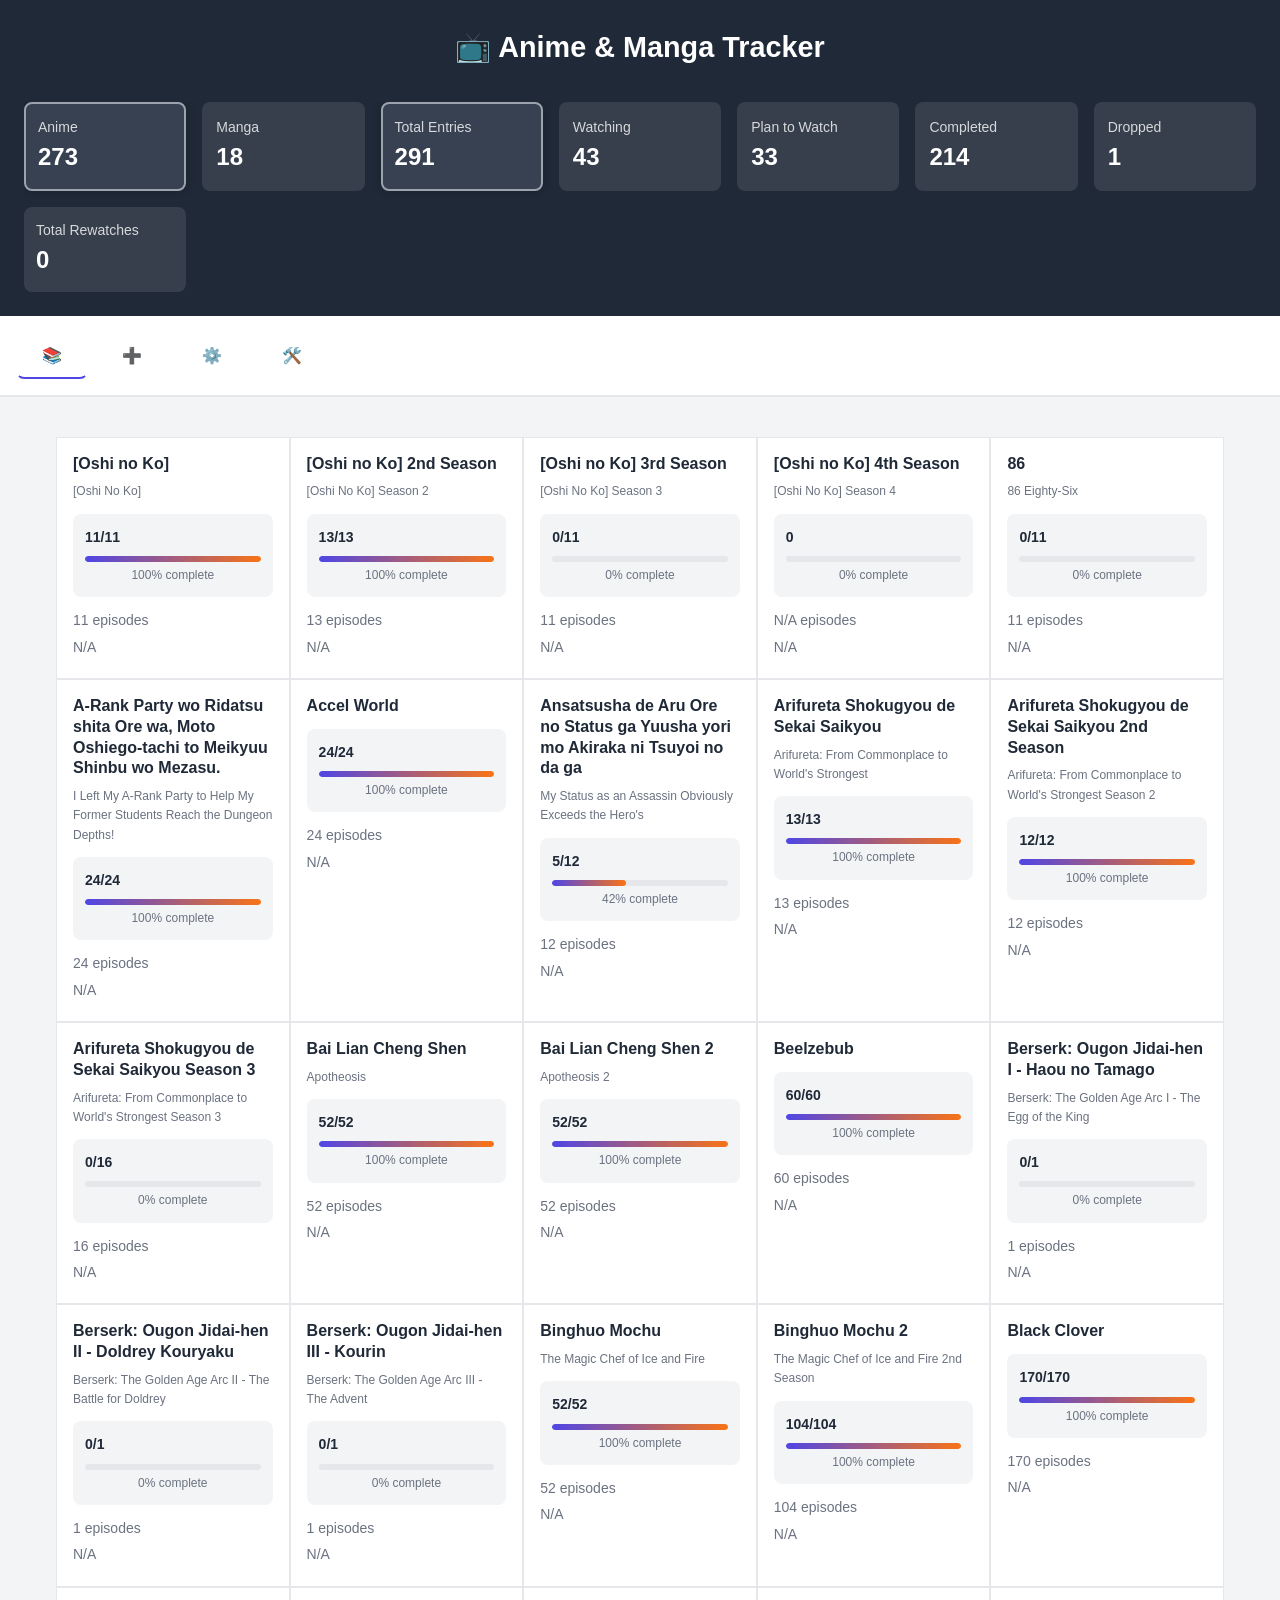
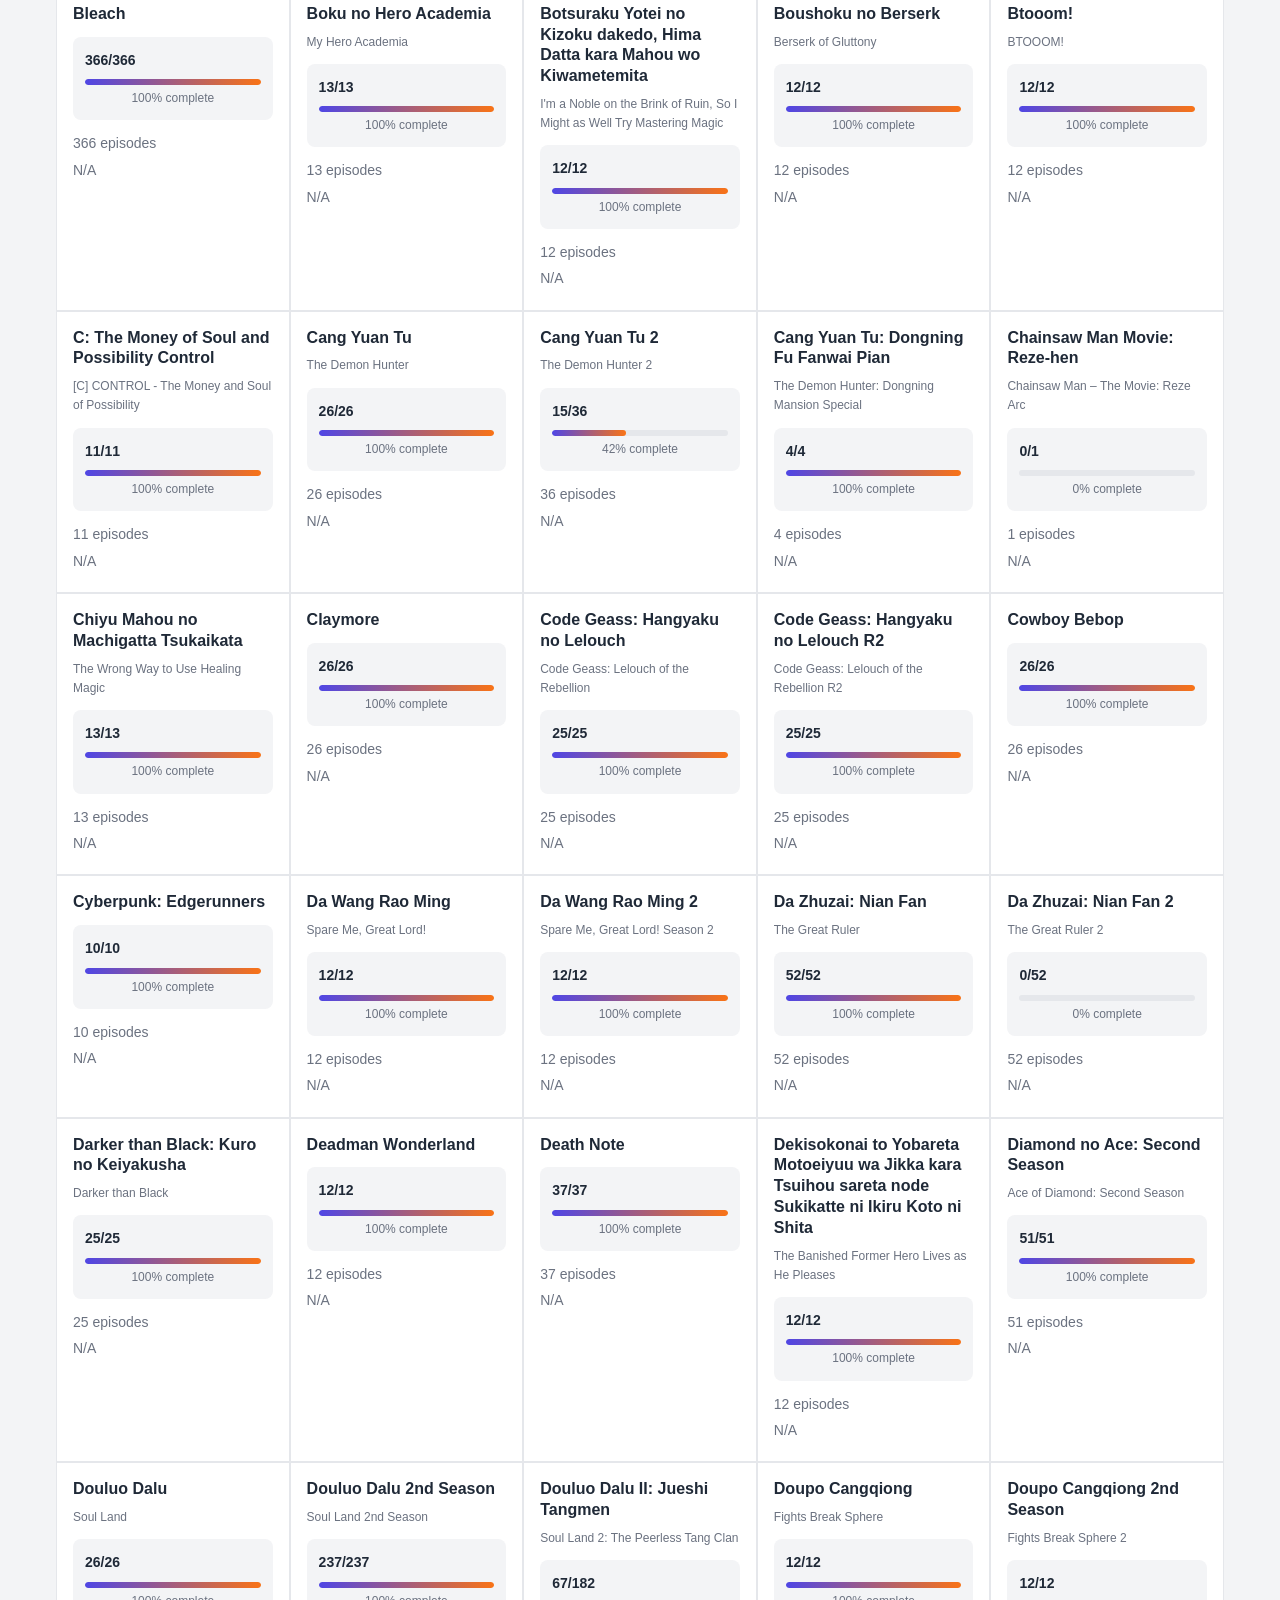
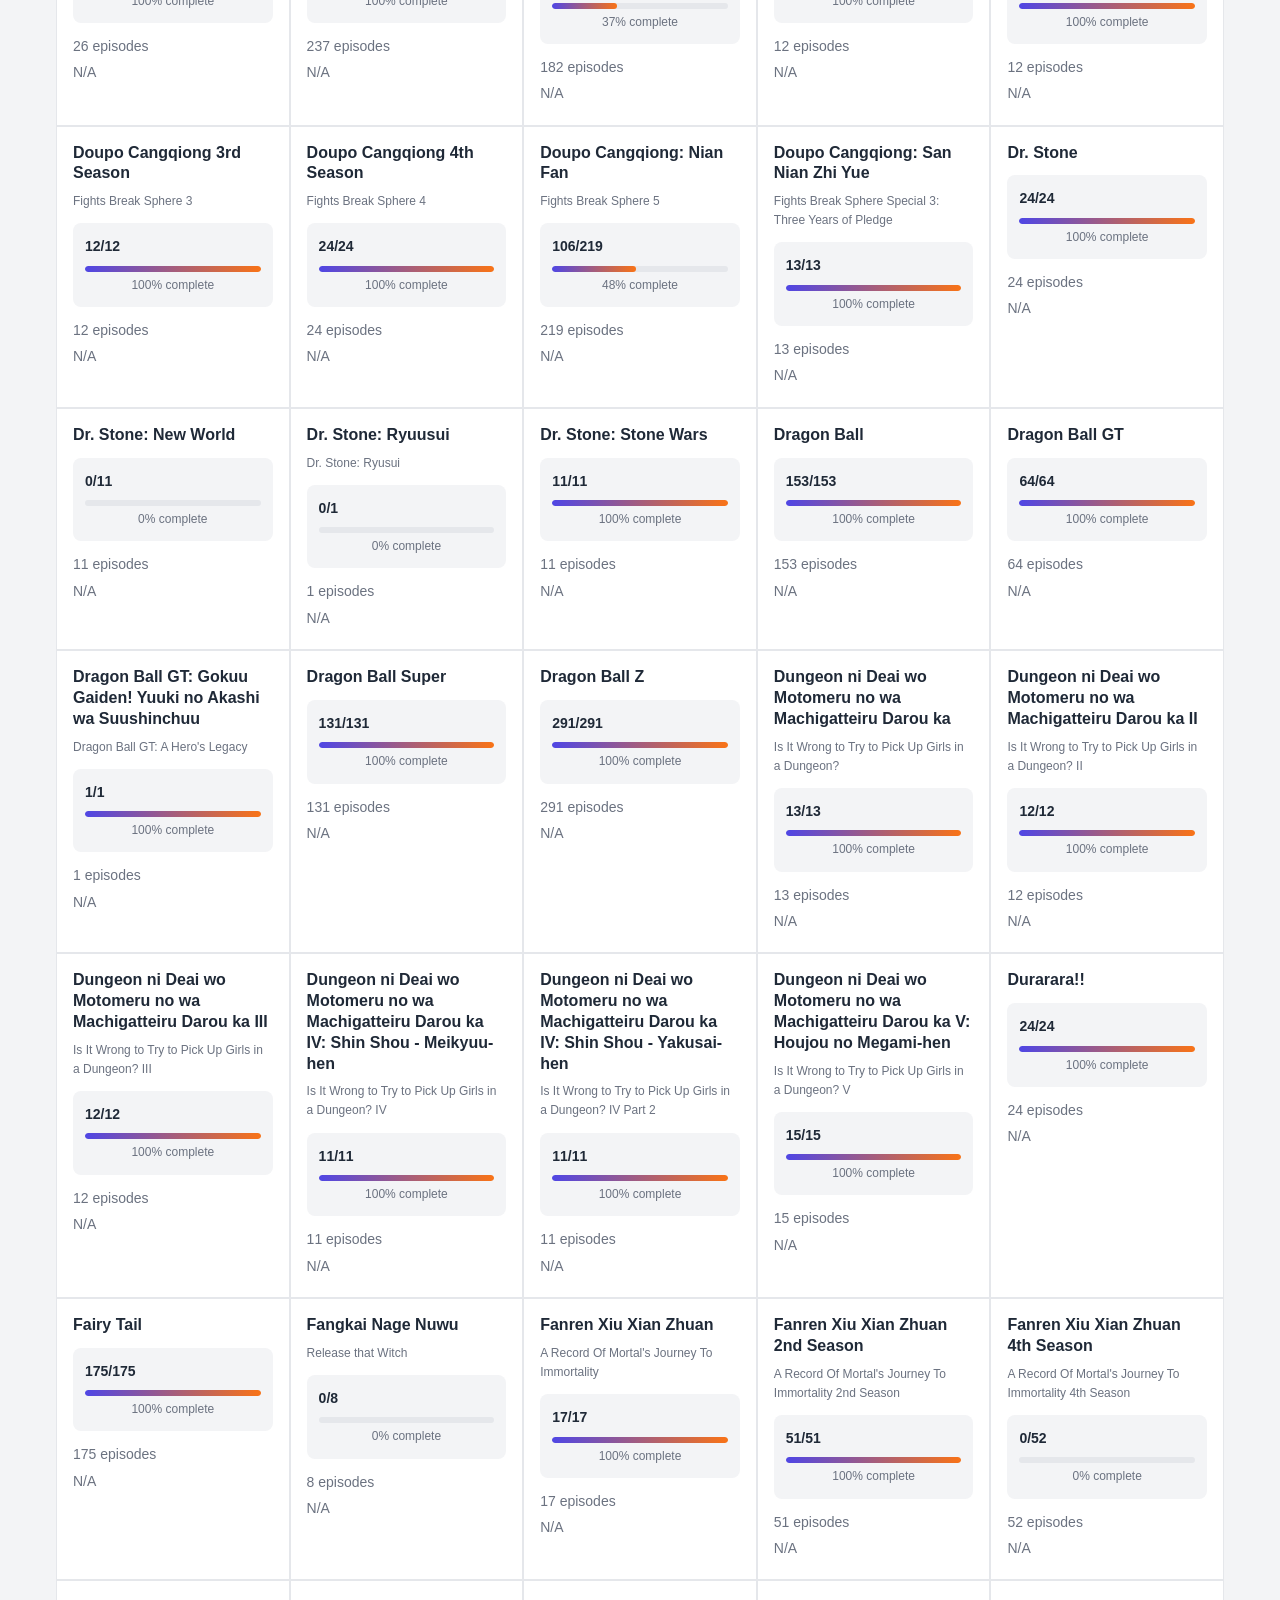
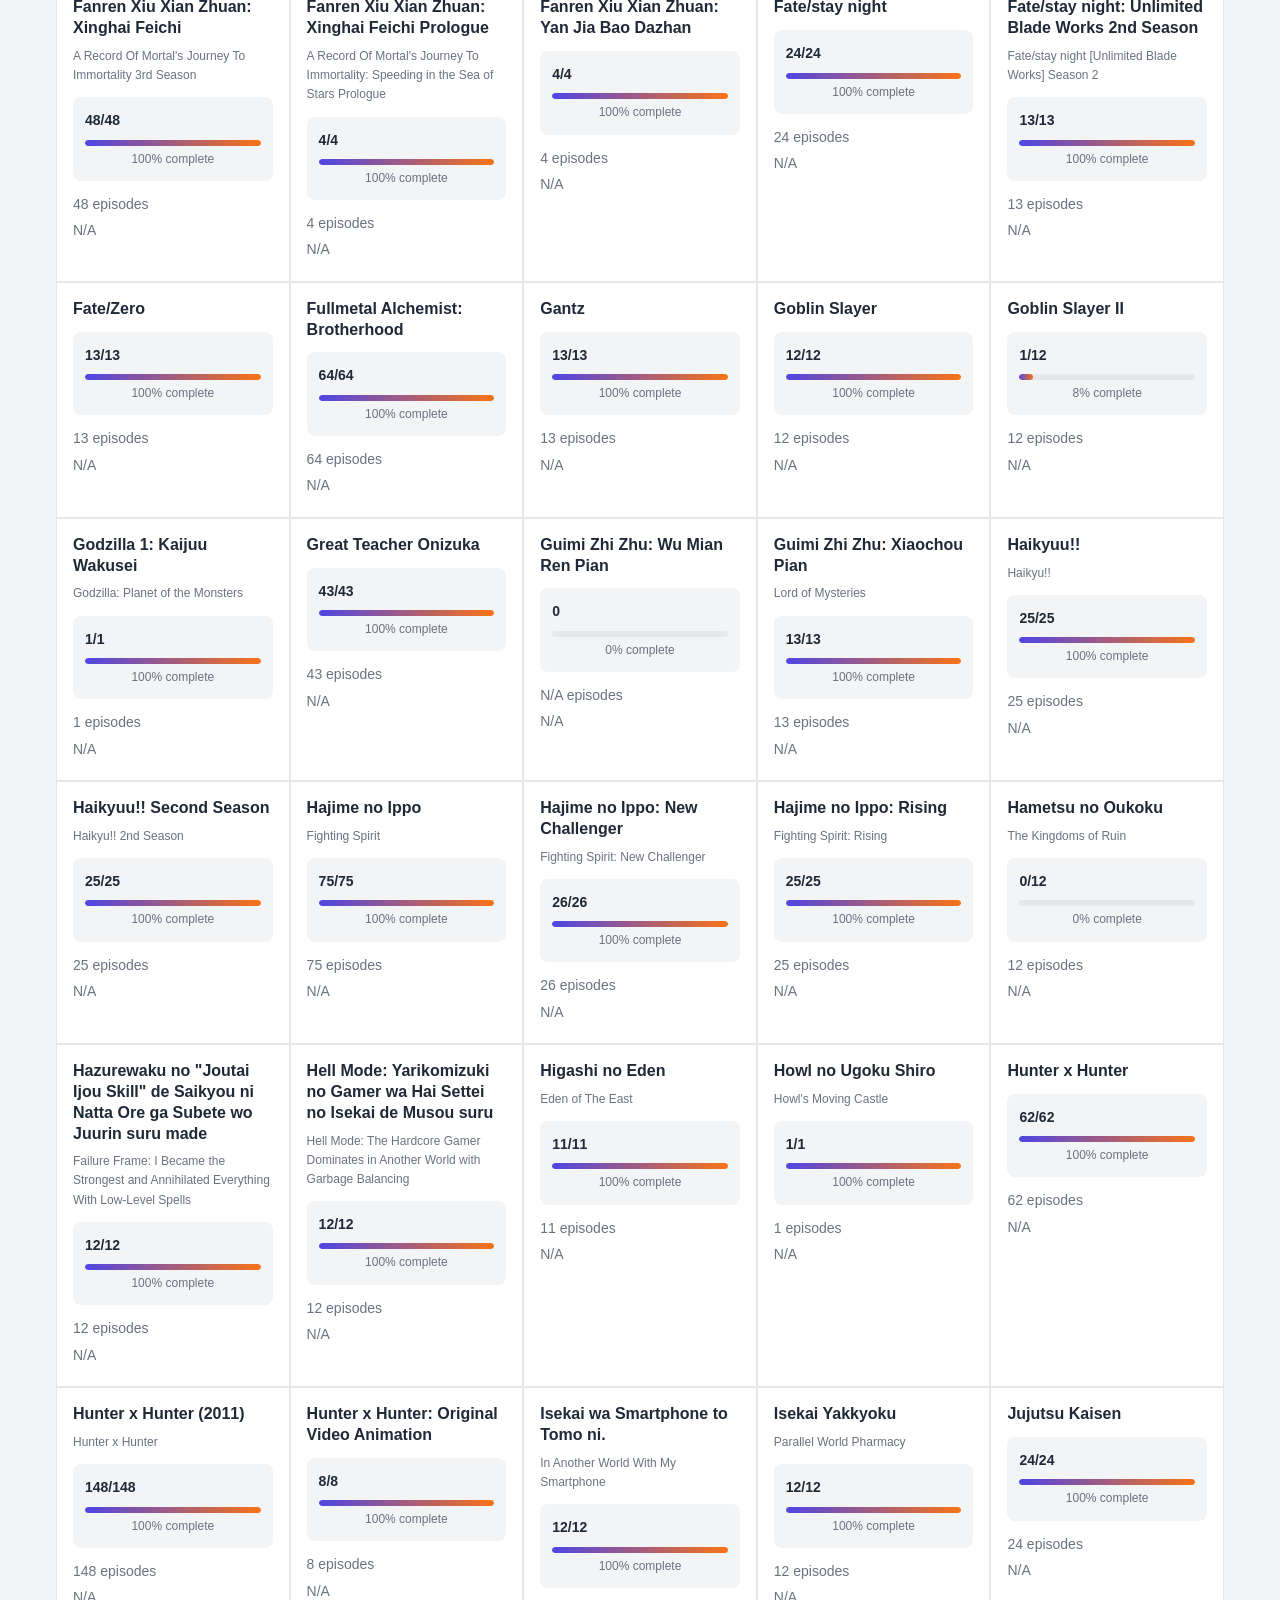
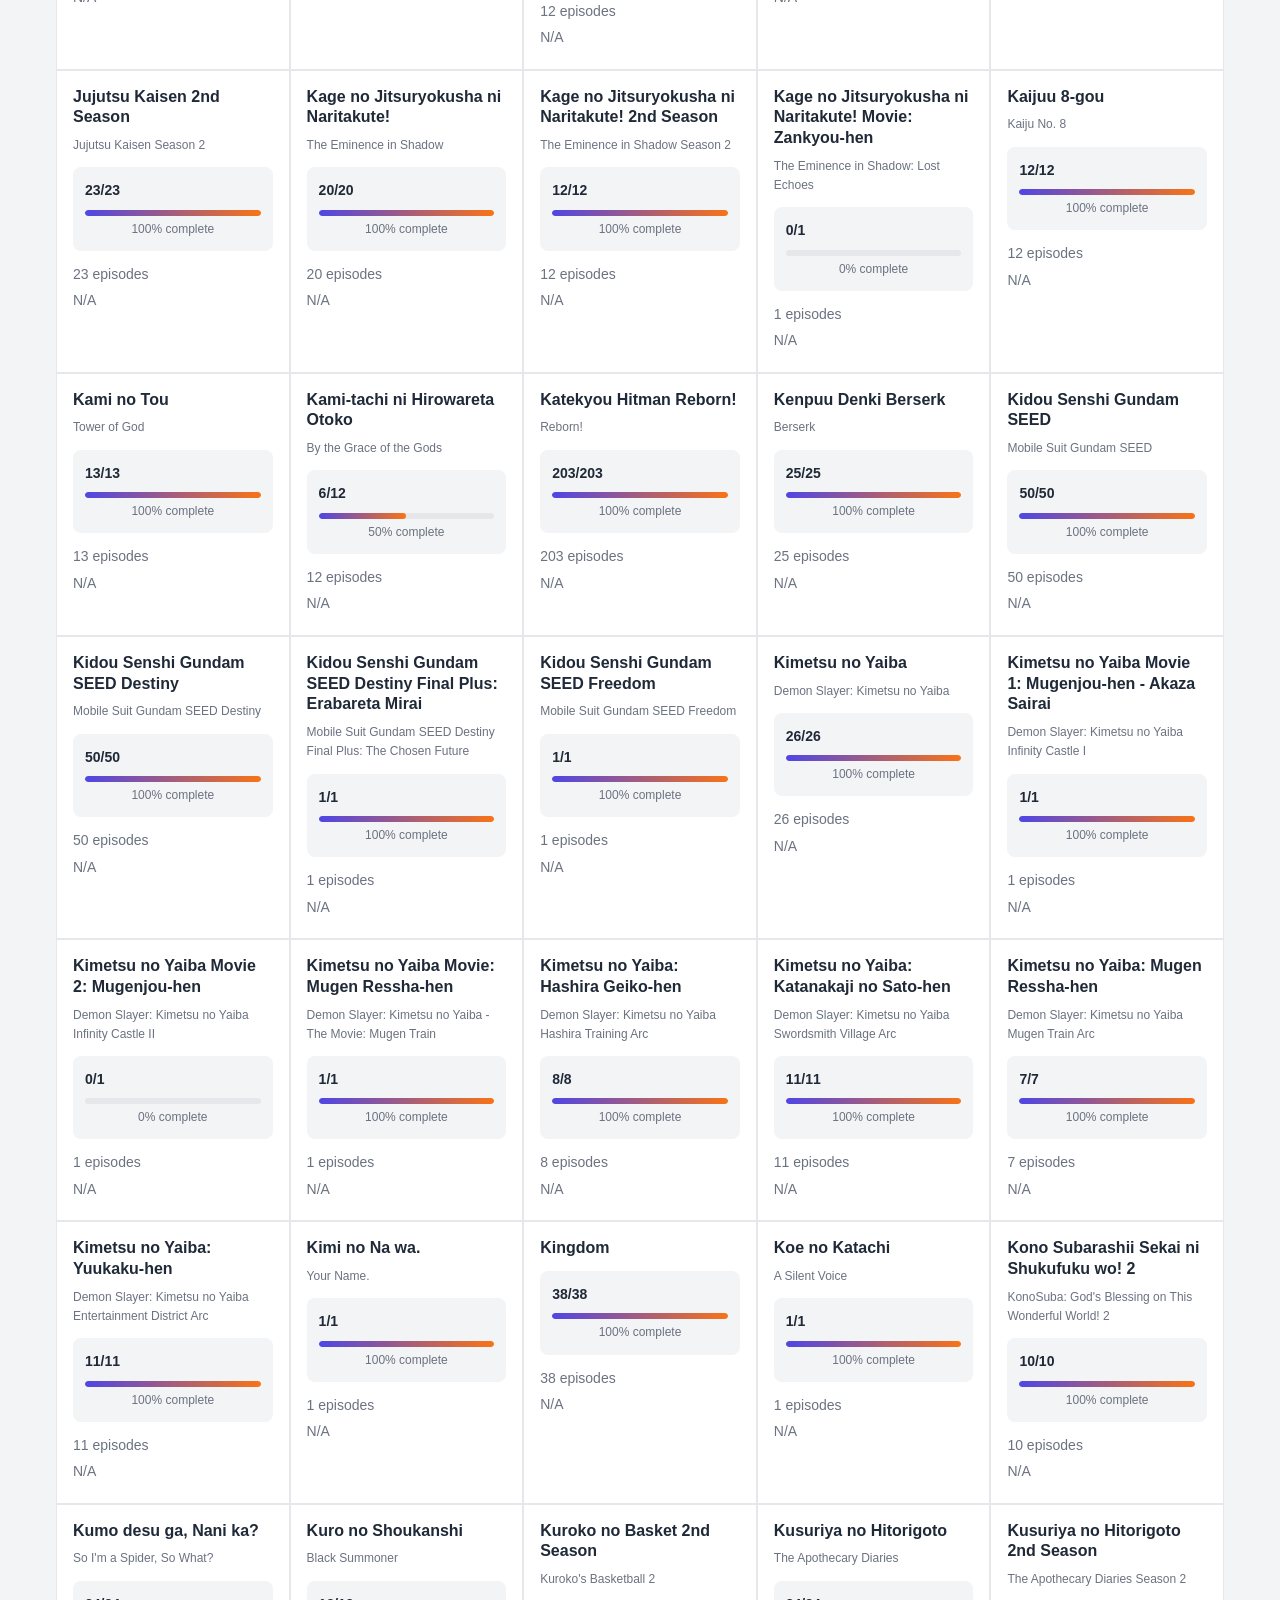
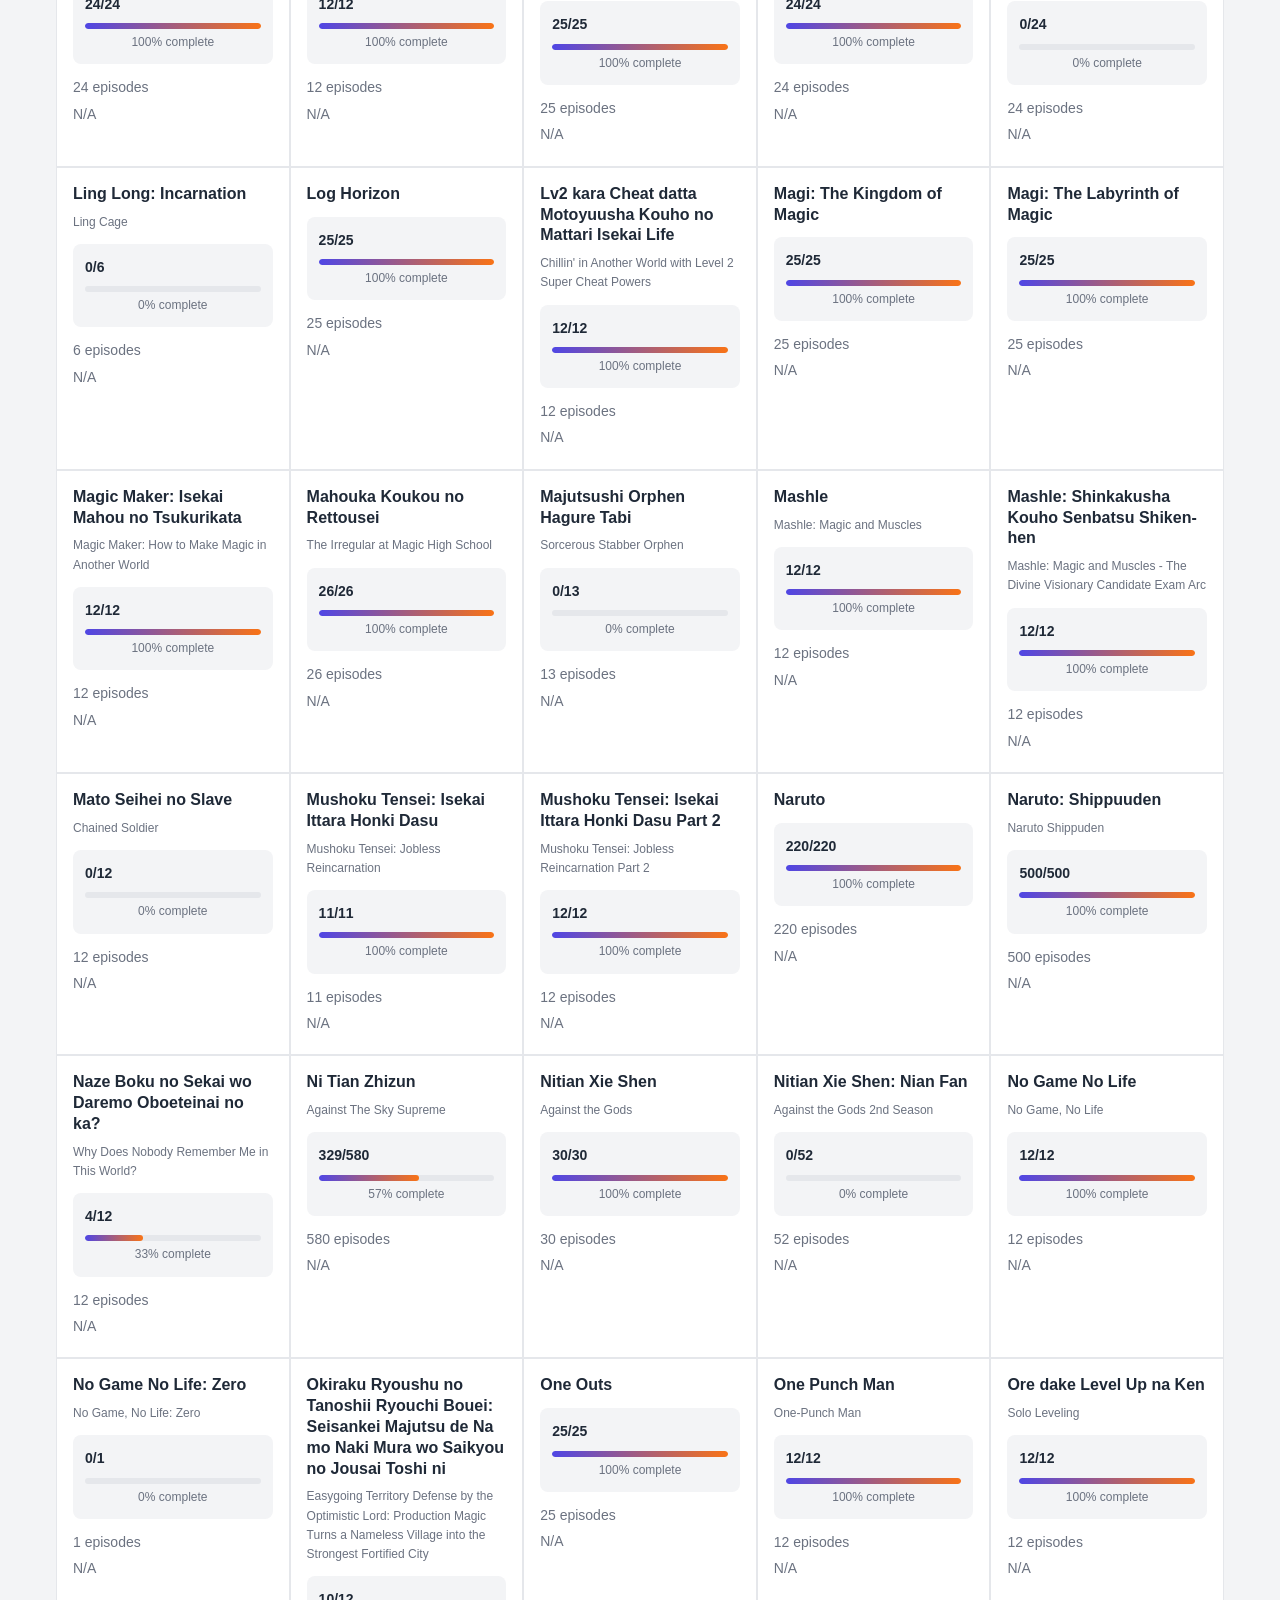
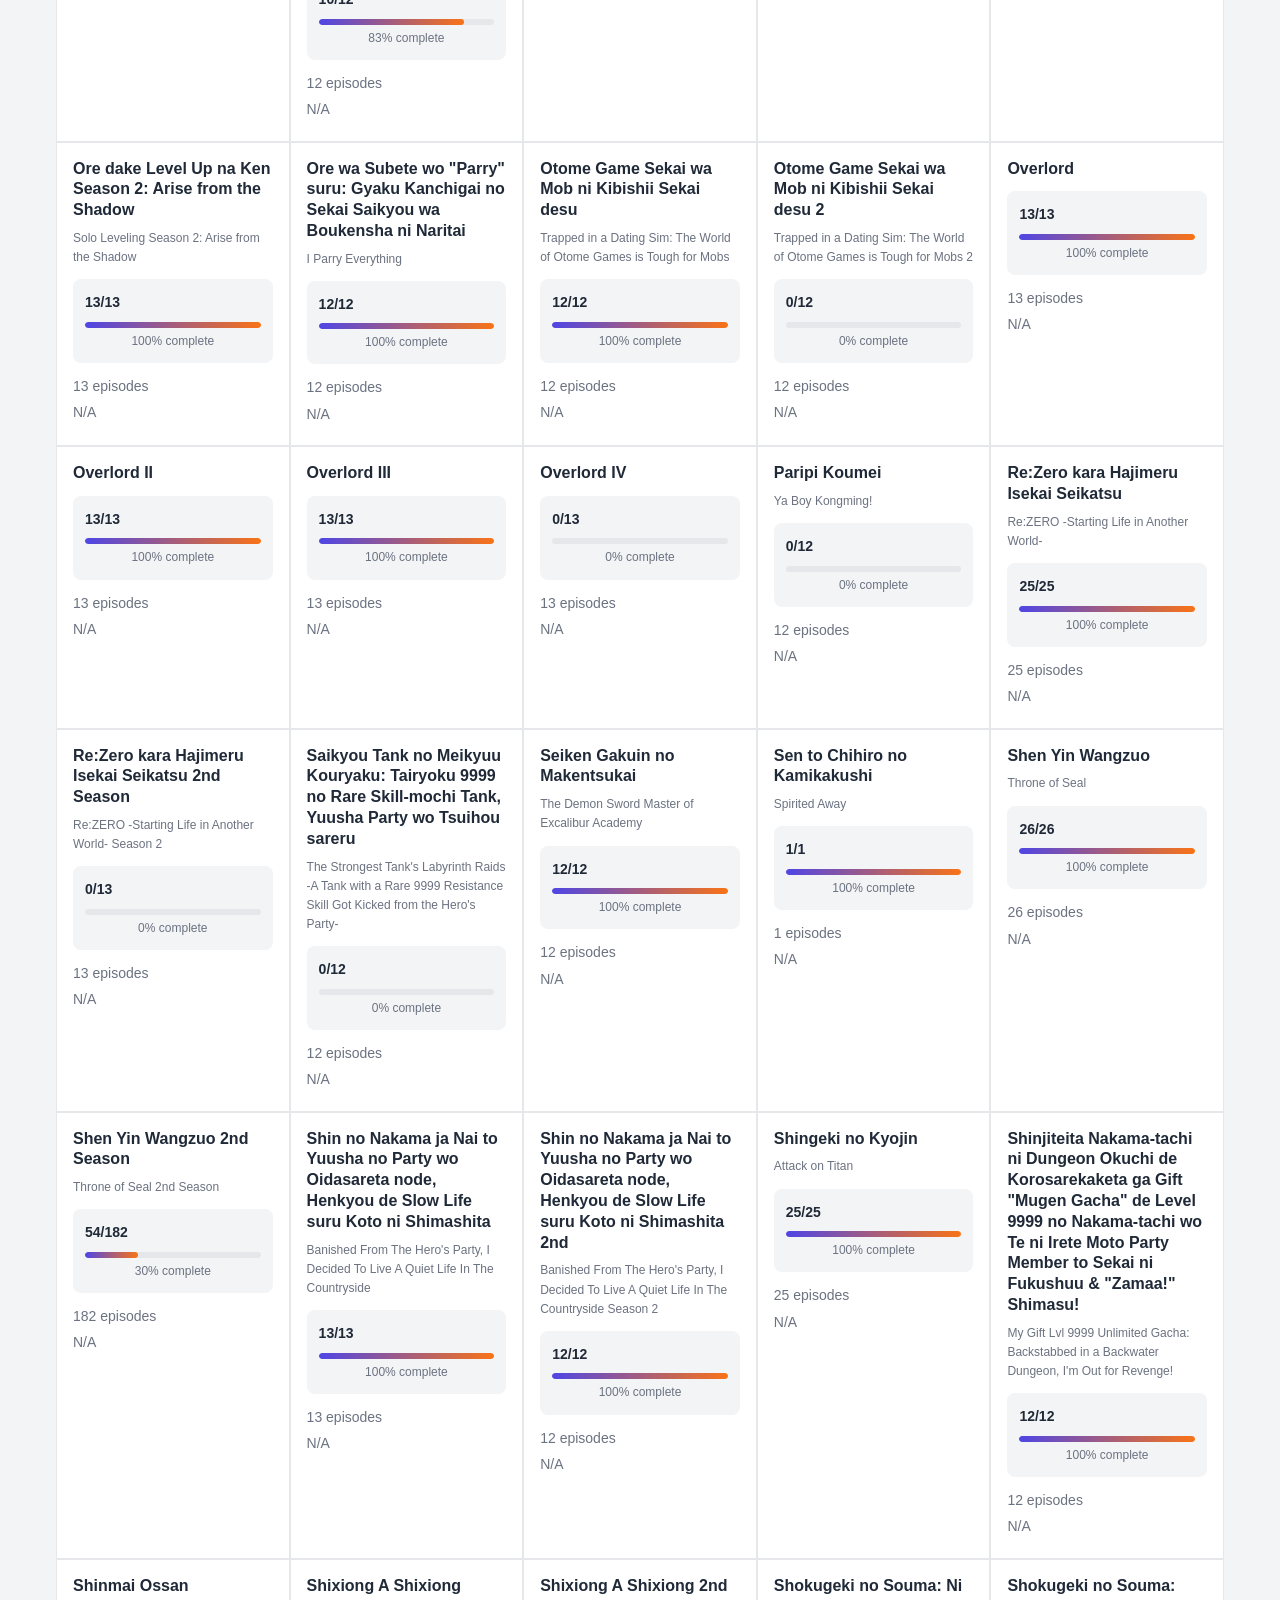
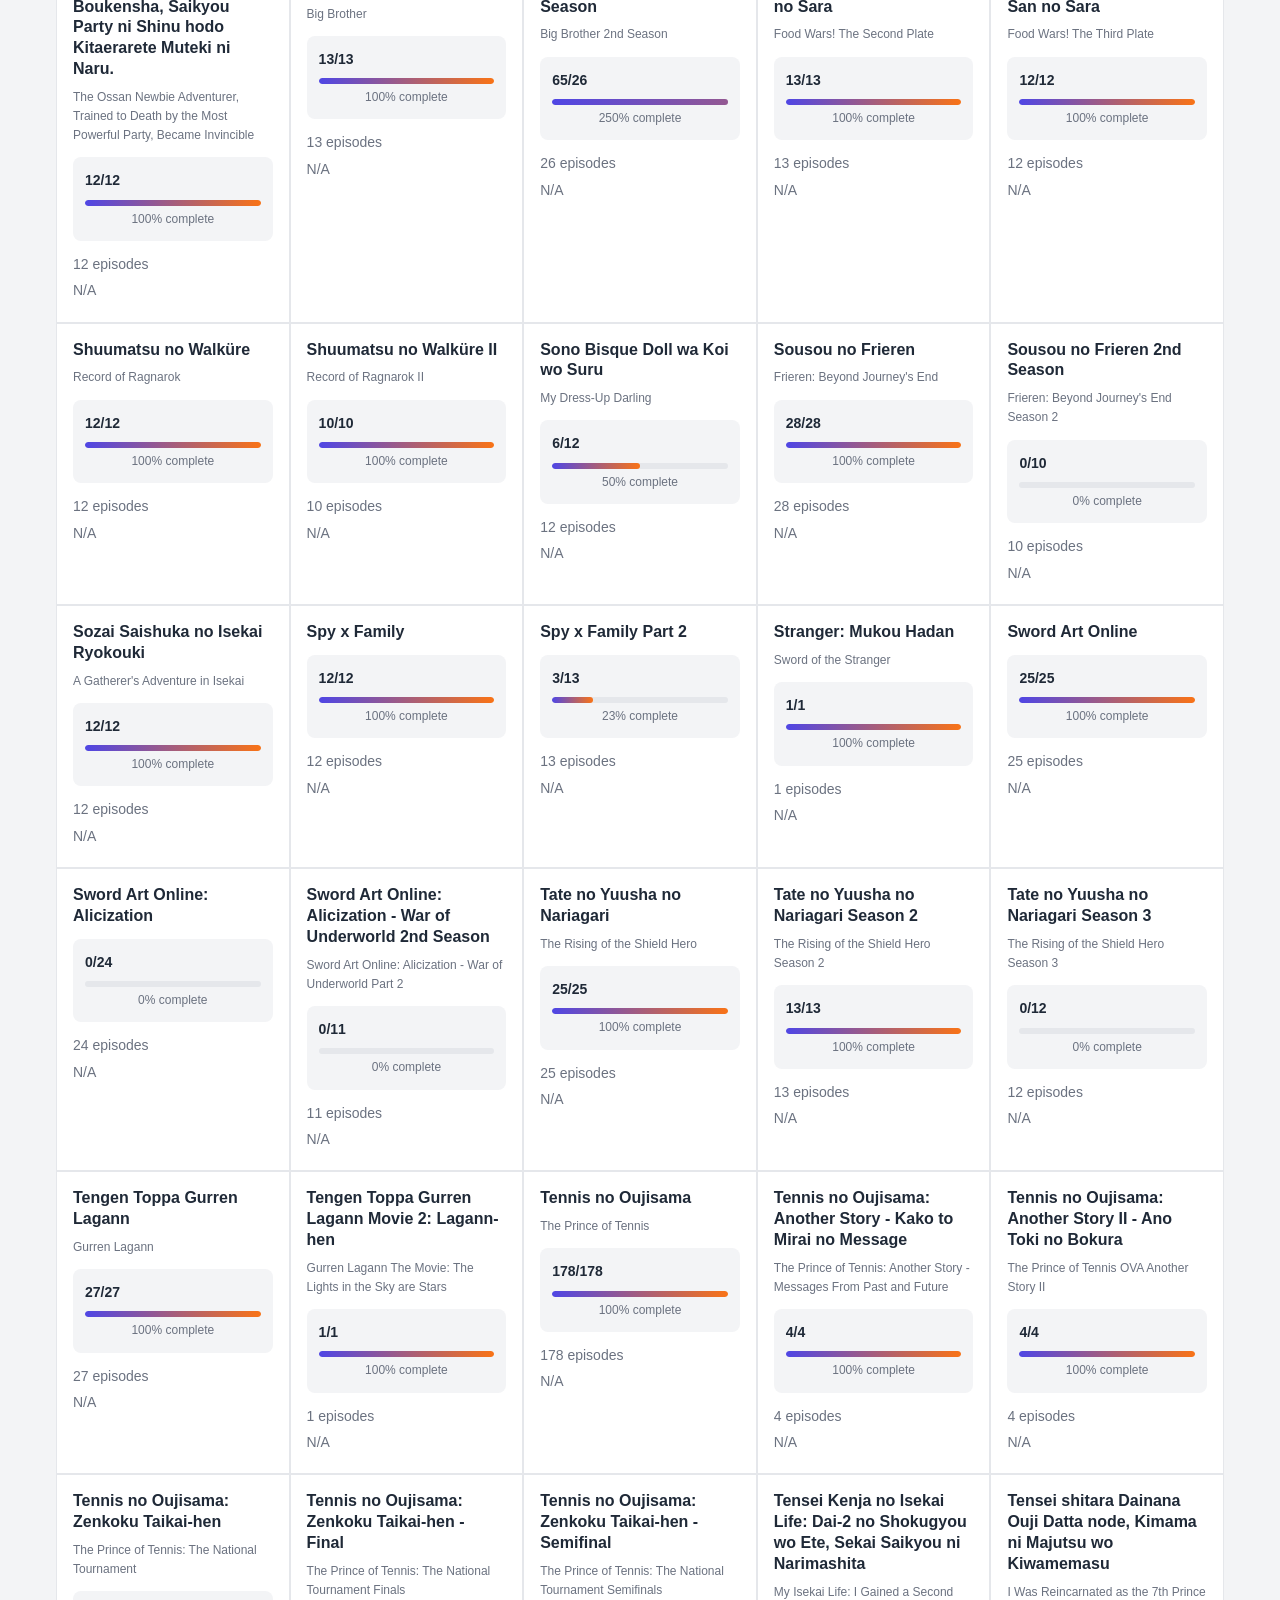
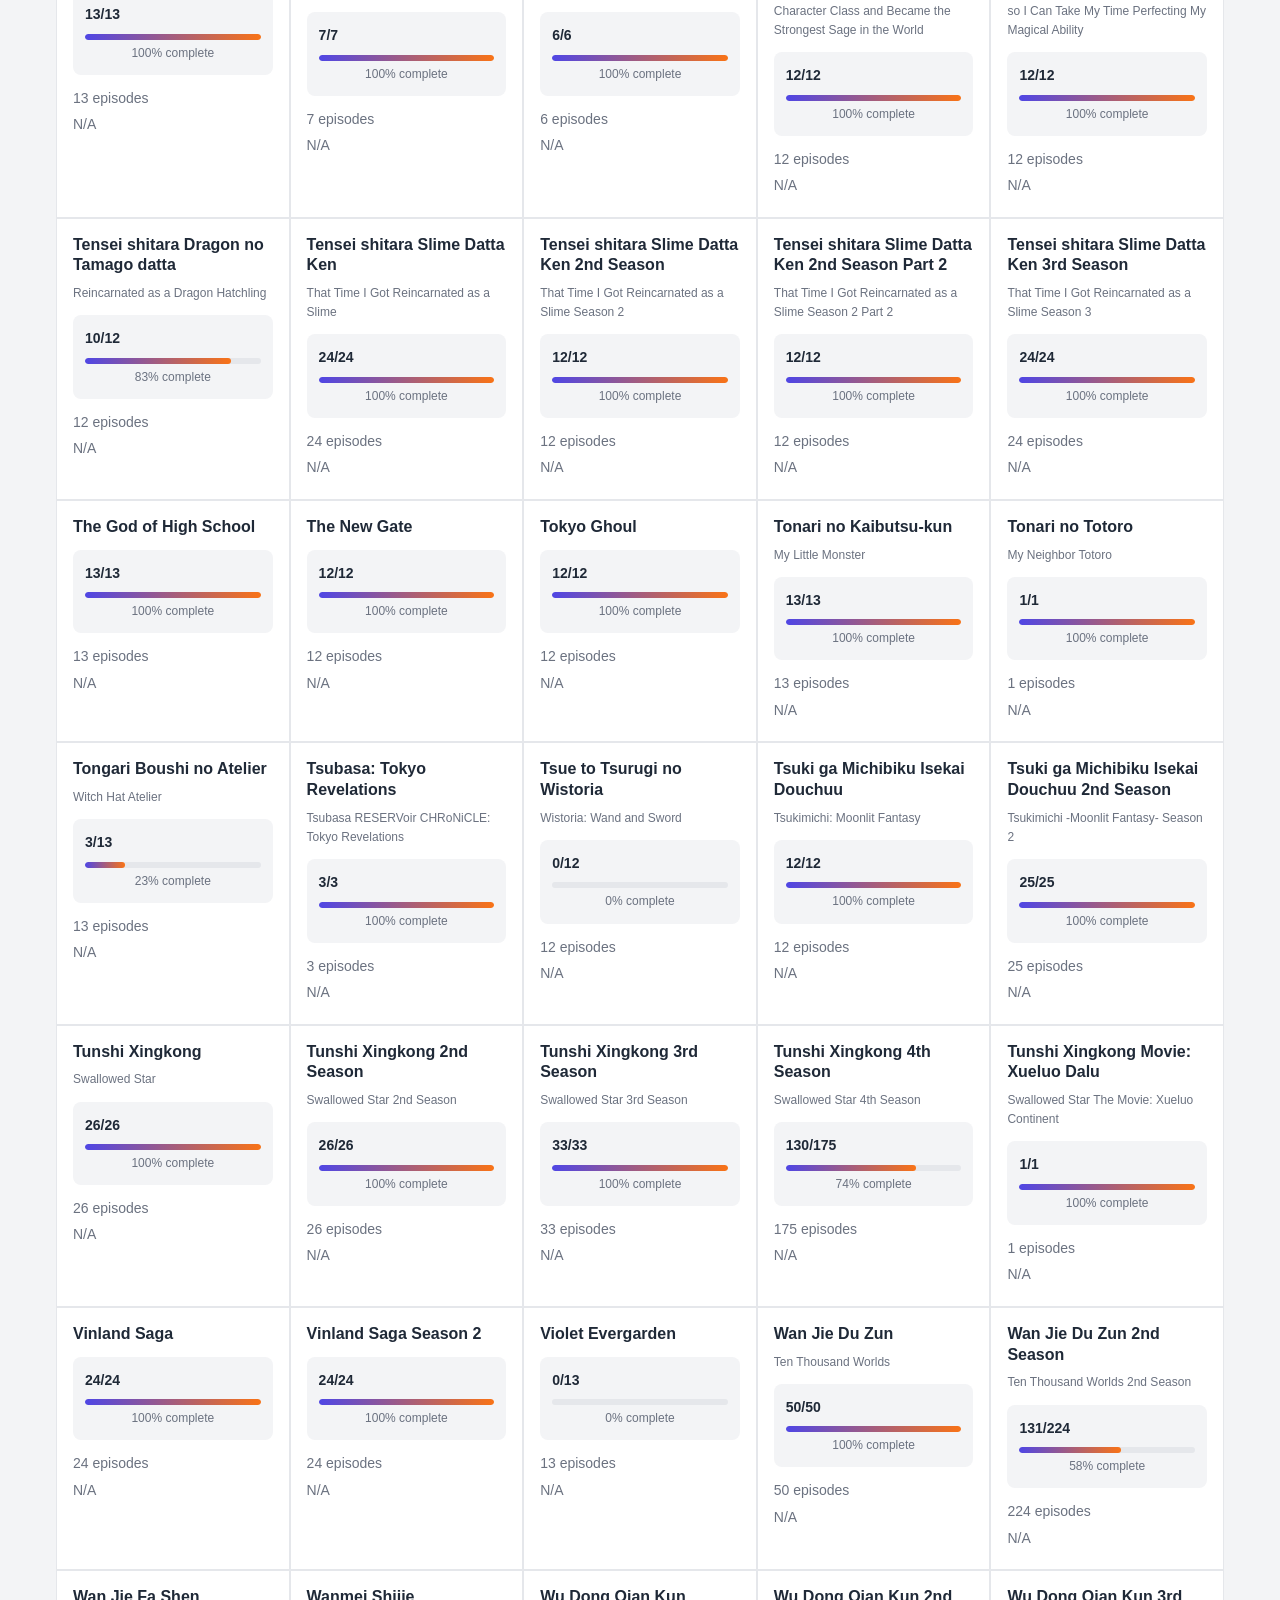
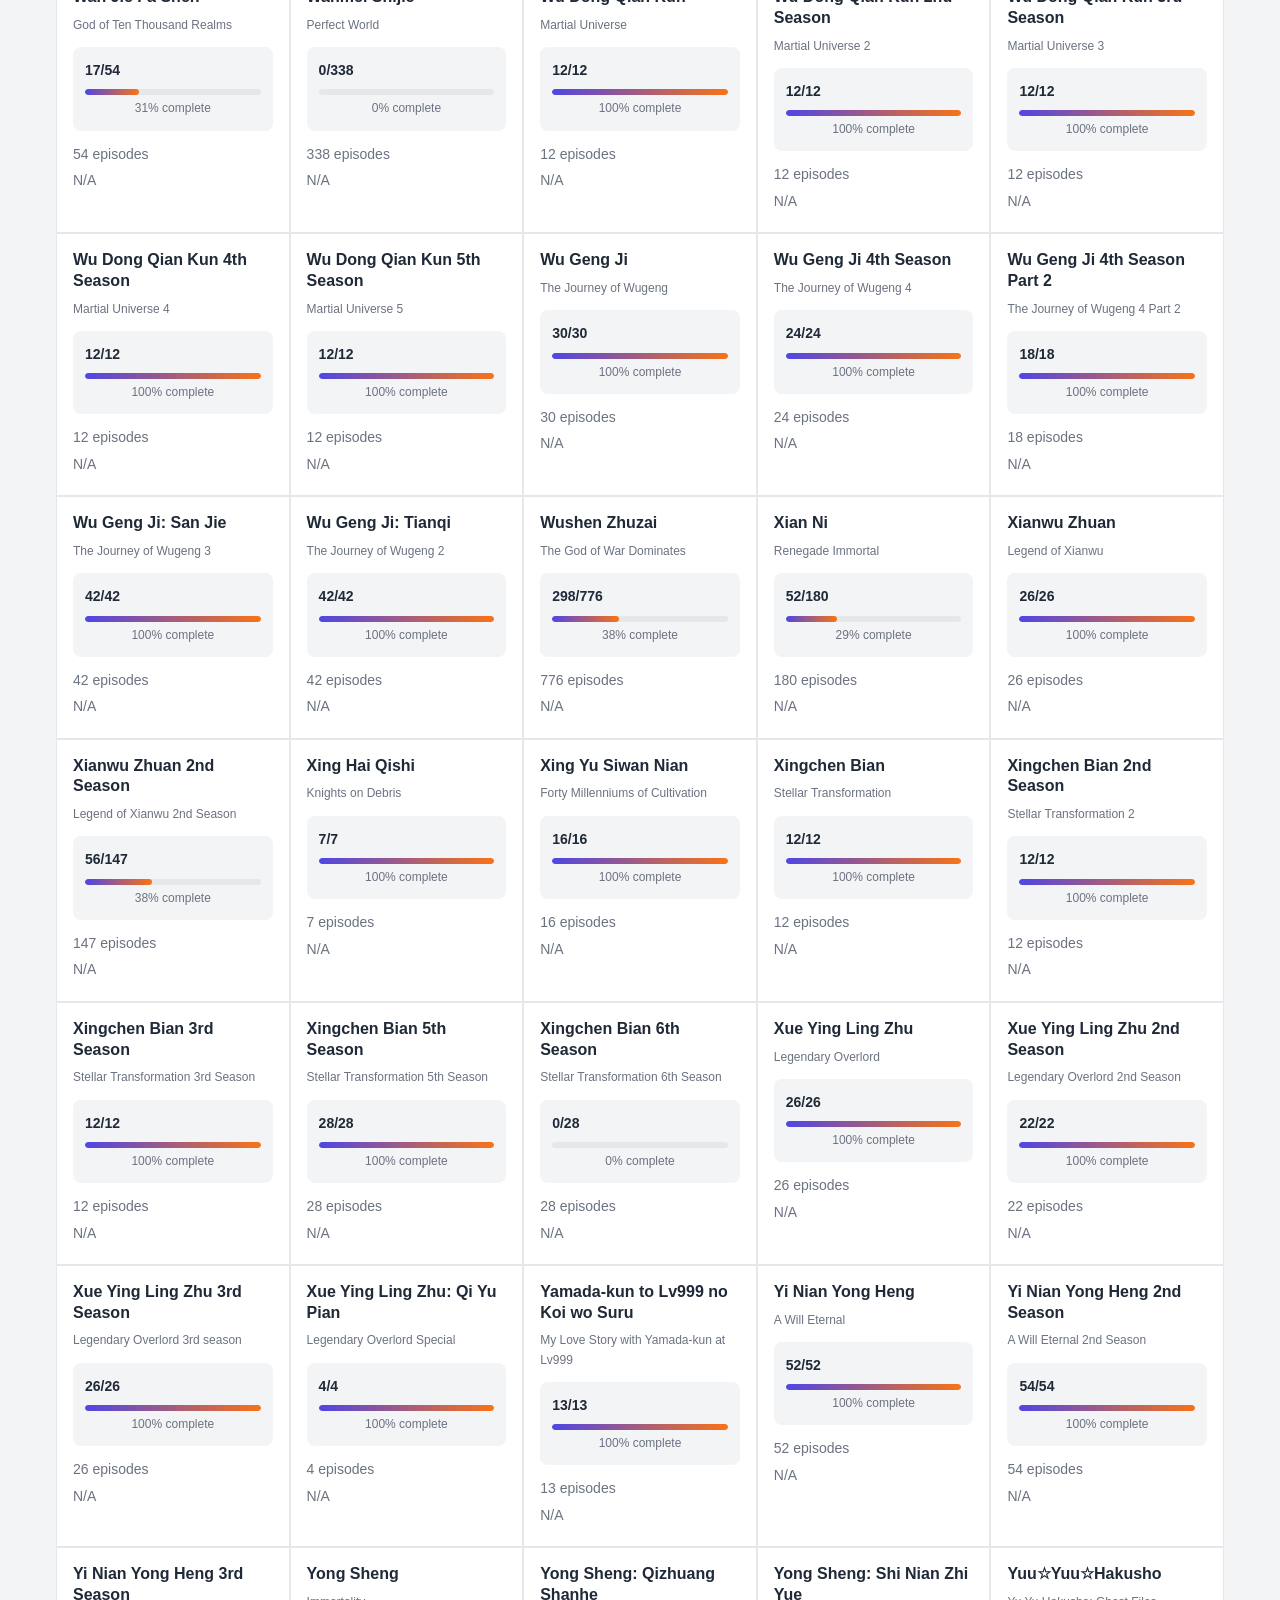
<file: index.html>
<!DOCTYPE html>
<html lang="en">
  <head>
    <meta charset="UTF-8" />
    <meta name="viewport" content="width=device-width, initial-scale=1.0, maximum-scale=1.0, user-scalable=no" />
    <title>Anime & Manga Tracker</title>
    <link rel="stylesheet" href="./css/style.css" />
  </head>
  <body>
    <!-- Header -->
    <header id="app-header">
      <div class="header-main">
        <h1>📺 Anime & Manga Tracker</h1>
      </div>
      <div class="stats-bar" id="collapsable-menu">
        <div class="stat filter-stat" id="stat-type-anime" data-type="anime">
          <span class="stat-label">Anime</span>
          <span class="stat-value" id="stat-anime-count">0</span>
        </div>
        <div class="stat filter-stat" id="stat-type-manga" data-type="manga">
          <span class="stat-label">Manga</span>
          <span class="stat-value" id="stat-manga-count">0</span>
        </div>
        <div class="stat filter-stat" id="stat-all" data-filter="all">
          <span class="stat-label">Total Entries</span>
          <span class="stat-value" id="stat-total">0</span>
        </div>
        <div class="stat filter-stat" id="stat-watching" data-filter="watching">
          <span class="stat-label">Watching</span>
          <span class="stat-value" id="stat-watching-count">0</span>
        </div>
        <div class="stat filter-stat" id="stat-plan" data-filter="plan-to-watch">
          <span class="stat-label">Plan to Watch</span>
          <span class="stat-value" id="stat-plan-count">0</span>
        </div>
        <div class="stat filter-stat" id="stat-completed" data-filter="completed">
          <span class="stat-label">Completed</span>
          <span class="stat-value" id="stat-completed-count">0</span>
        </div>
        <div class="stat filter-stat" id="stat-dropped" data-filter="dropped">
          <span class="stat-label">Dropped</span>
          <span class="stat-value" id="stat-dropped-count">0</span>
        </div>
        <div class="stat">
          <span class="stat-label">Total Rewatches</span>
          <span class="stat-value" id="stat-rewatches">0</span>
        </div>
      </div>
    </header>

    <!-- Navigation Tabs -->
    <nav class="nav-tabs">
      <button class="tab-btn active" id="tab-library-btn" title="Library">📚</button>
      <button class="tab-btn" id="tab-add-btn" title="Add Entry">➕</button>
      <button class="tab-btn" id="gh-settings-toggle" title="Configure GitHub">⚙️</button>
      <button class="tab-btn" id="debug-toggle" title="Debug">🛠️</button>
    </nav>

    <!-- Main Container -->
    <div class="container">
      <!-- LIBRARY TAB -->
      <section class="tab-content" id="tab-library" style="display: block">
        <div id="library-grid"></div>
      </section>

      <!-- ADD TAB -->
      <section class="tab-content" id="tab-add">
        <div style="margin-bottom: 2rem">
          <h2>Add New Entry</h2>
        </div>
        <div class="add-container">
          <!-- Search Section -->
          <div class="search-section">
            <h3 style="margin-bottom: 1rem">Search</h3>
            <div class="search-type-btns">
              <button class="search-type-btn active" id="search-type-anime">
                Anime
              </button>
              <button class="search-type-btn" id="search-type-manga">Manga</button>
            </div>
            <input
              type="text"
              id="search-input"
              placeholder="Search for anime or manga..."
              autocomplete="off"
            />
            <div id="search-results"></div>
          </div>

          <!-- Preview Section -->
          <div class="preview-section">
            <h3 style="margin-bottom: 1rem">Preview</h3>
            <div id="selected-result" style="min-height: 200px"></div>
            <button id="add-to-library-btn">Add to Library</button>
          </div>
        </div>
      </section>

      <!-- EDIT TAB -->
      <section class="tab-content" id="tab-edit">
        <div style="display: flex; justify-content: space-between; align-items: center; margin-bottom: 1.5rem">
          <h2>Edit & Manage Entries</h2>
          <div class="edit-toolbar">
            <button id="export-btn">💾 Export</button>
            <button id="import-btn">📥 Import</button>
            <input
              type="file"
              id="import-file"
              accept=".json"
              style="display: none"
            />
            <button id="edit-refresh-btn">🔄 Refresh</button>
          </div>
        </div>

        <div style="margin-bottom: 1rem">
          <div class="type-toggle">
            <button class="type-btn active" id="type-anime-edit" style="display: none">
              Anime
            </button>
            <button class="type-btn" id="type-manga-edit" style="display: none">
              Manga
            </button>
          </div>
        </div>

        <div id="edit-list"></div>
      </section>
    </div>

    <!-- Modal for Entry Details -->
    <div id="entry-detail-modal">
      <div id="entry-detail-content"></div>
    </div>

    <!-- Debug Console -->
    <div id="debug-console" style="position: fixed; bottom: 0; right: 0; width: 400px; height: 300px; background: #1a1a1a; color: #00ff00; border: 2px solid #00ff00; border-radius: 5px; overflow: auto; font-family: monospace; font-size: 11px; padding: 10px; z-index: 10000; display: none;">
      <div style="margin-bottom: 10px;">
        <button onclick="document.getElementById('debug-console').style.display='none'" style="float: right; background: #00ff00; color: #000; border: none; padding: 5px 10px; cursor: pointer; border-radius: 3px;">Close</button>
        <strong>Debug Console</strong>
      </div>
      <div id="debug-output" style="height: 100%; overflow-y: auto;"></div>
    </div>

    <!-- GitHub Settings Modal -->
    <div id="gh-settings-modal" class="modal" style="display: none; position: fixed; z-index: 10001; left: 0; top: 0; width: 100%; height: 100%; background-color: rgba(0,0,0,0.7);">
      <div style="background-color: #2c2c2c; margin: 10% auto; padding: 20px; border: 1px solid #444; width: 80%; max-width: 500px; border-radius: 10px; color: white;">
        <h3 style="margin-top: 0;">🔗 GitHub Storage Settings</h3>
        <p style="font-size: 0.9em; color: #aaa;">Configure an external repository to store and sync your <code>user_summary.json</code>.</p>
        <div style="margin-bottom: 15px;">
          <label style="display: block; margin-bottom: 5px;">Username</label>
          <input type="text" id="gh-user" placeholder="GitHub Username" style="width: 100%; padding: 8px; border-radius: 5px; border: 1px solid #444; background: #1a1a1a; color: white;">
        </div>
        <div style="margin-bottom: 15px;">
          <label style="display: block; margin-bottom: 5px;">Repository Name</label>
          <input type="text" id="gh-repo" placeholder="e.g. my-anime-data" style="width: 100%; padding: 8px; border-radius: 5px; border: 1px solid #444; background: #1a1a1a; color: white;">
        </div>
        <div style="margin-bottom: 15px;">
          <label style="display: block; margin-bottom: 5px;">File Path in Repo</label>
          <input type="text" id="gh-path" placeholder="e.g. data/user_summary.json" style="width: 100%; padding: 8px; border-radius: 5px; border: 1px solid #444; background: #1a1a1a; color: white;">
        </div>
        <div style="margin-bottom: 20px;">
          <label style="display: block; margin-bottom: 5px;">Personal Access Token (PAT)</label>
          <input type="password" id="gh-pat" placeholder="ghp_********************" style="width: 100%; padding: 8px; border-radius: 5px; border: 1px solid #444; background: #1a1a1a; color: white;">
        </div>
        <div style="display: flex; justify-content: flex-end; gap: 10px;">
          <button id="gh-settings-cancel" style="padding: 8px 15px; border-radius: 5px; border: none; background: #444; color: white; cursor: pointer;">Cancel</button>
          <button id="gh-settings-save" style="padding: 8px 15px; border-radius: 5px; border: none; background: #007bff; color: white; cursor: pointer;">Save Settings</button>
        </div>
      </div>
    </div>

    <!-- Footer -->
    <footer style="padding: 20px; text-align: center; border-top: 1px solid #333; margin-top: 50px;">
      <p style="color: #555; font-size: 12px; margin-top: 10px;">Anime & Manga Tracker &copy; 2026</p>
    </footer>
    
    <!-- Scripts -->
    <script src="./js/mal-api.js"></script>
    <script src="./js/data-loader.js"></script>
    <script src="./js/storage.js"></script>
    <script>
      // Setup debug console
      const debugOutput = document.getElementById('debug-output');
      
      const originalLog = console.log;
      const originalError = console.error;
      
      console.log = function(...args) {
        originalLog.apply(console, args);
        const message = args.map(arg => typeof arg === 'object' ? JSON.stringify(arg, null, 2) : String(arg)).join(' ');
        const line = document.createElement('div');
        line.style.color = '#00ff00';
        line.textContent = '[LOG] ' + message;
        debugOutput.appendChild(line);
        debugOutput.scrollTop = debugOutput.scrollHeight;
      };
      
      console.error = function(...args) {
        originalError.apply(console, args);
        const message = args.map(arg => typeof arg === 'object' ? JSON.stringify(arg, null, 2) : String(arg)).join(' ');
        const line = document.createElement('div');
        line.style.color = '#ff0000';
        line.textContent = '[ERROR] ' + message;
        debugOutput.appendChild(line);
        debugOutput.scrollTop = debugOutput.scrollHeight;
      };
      
      console.log('Debug console initialized');
      console.log('[index.html] typeof MALDataLoader:', typeof MALDataLoader);
      console.log('[index.html] typeof StorageManager:', typeof StorageManager);
      console.log('[index.html] typeof AnimeTrackerApp:', typeof AnimeTrackerApp);
    </script>
    <script src="./js/app.js"></script>
  </body>
</html>
</file>
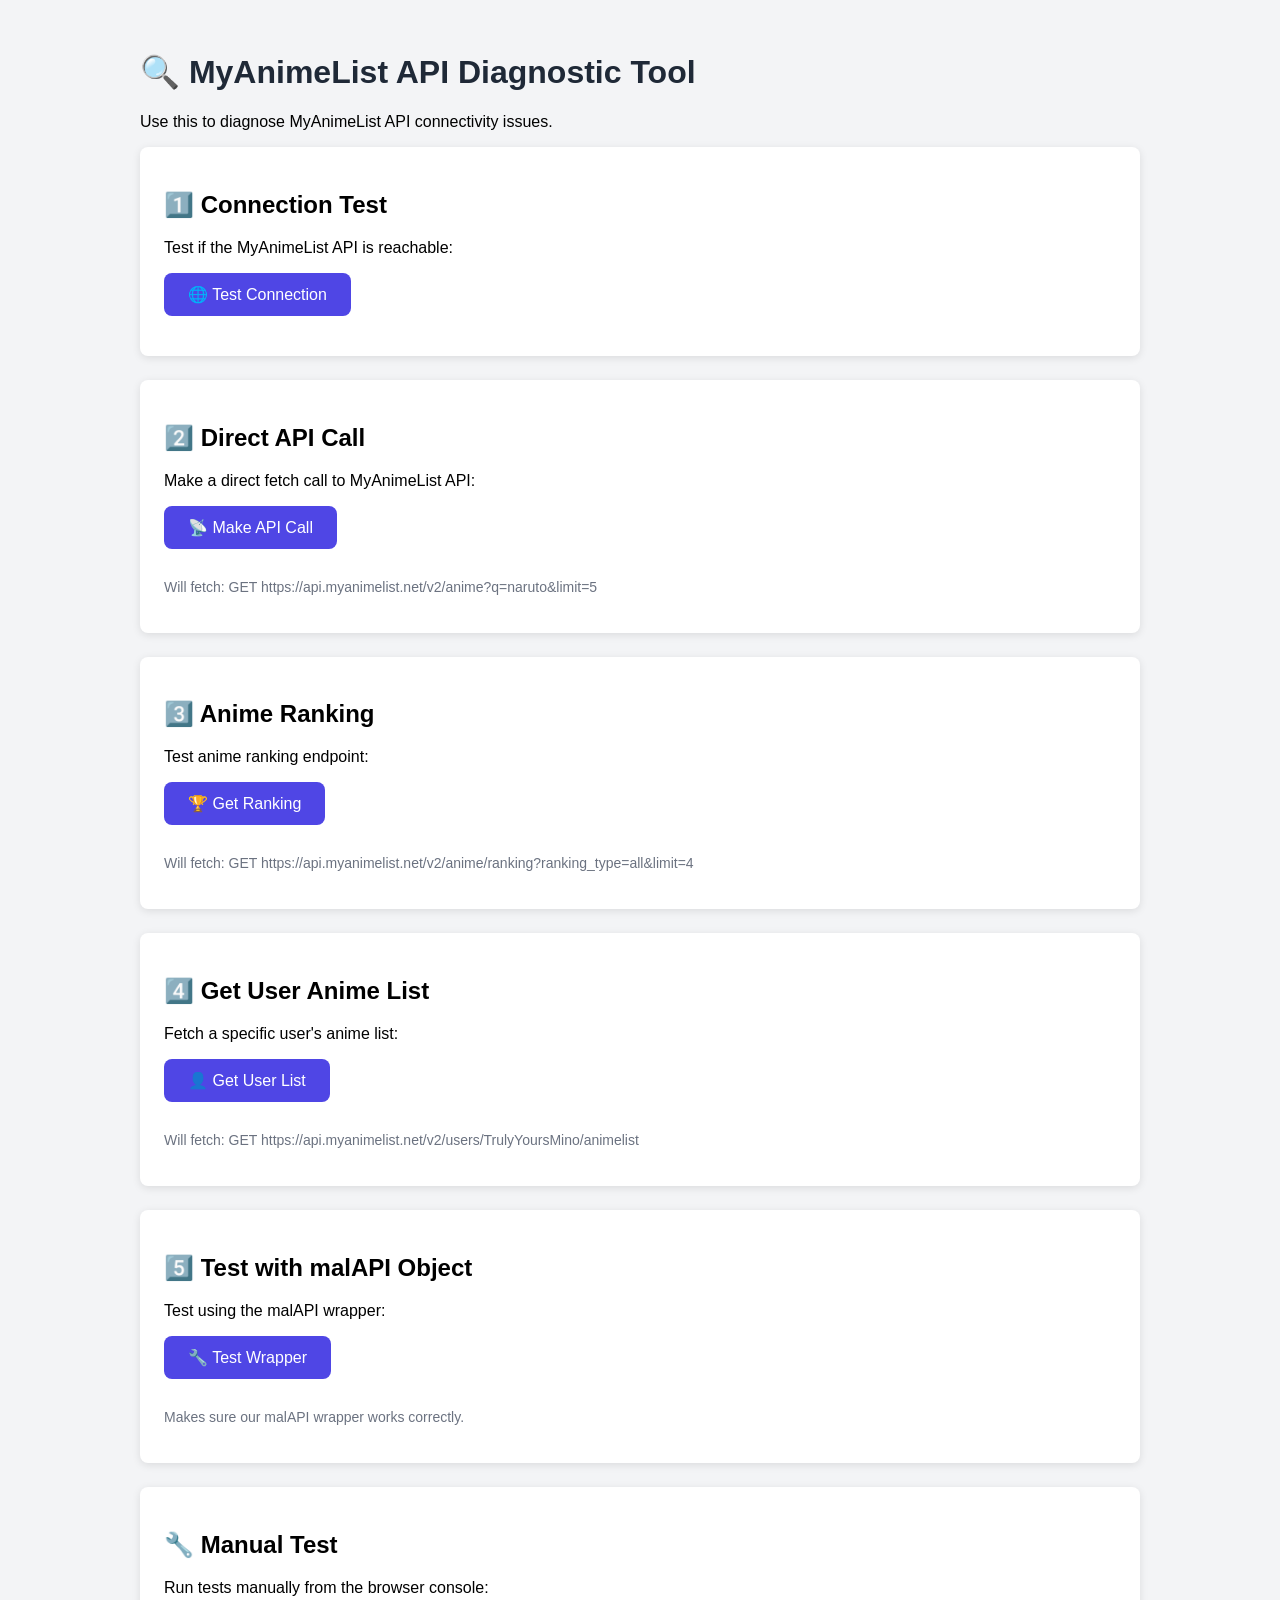
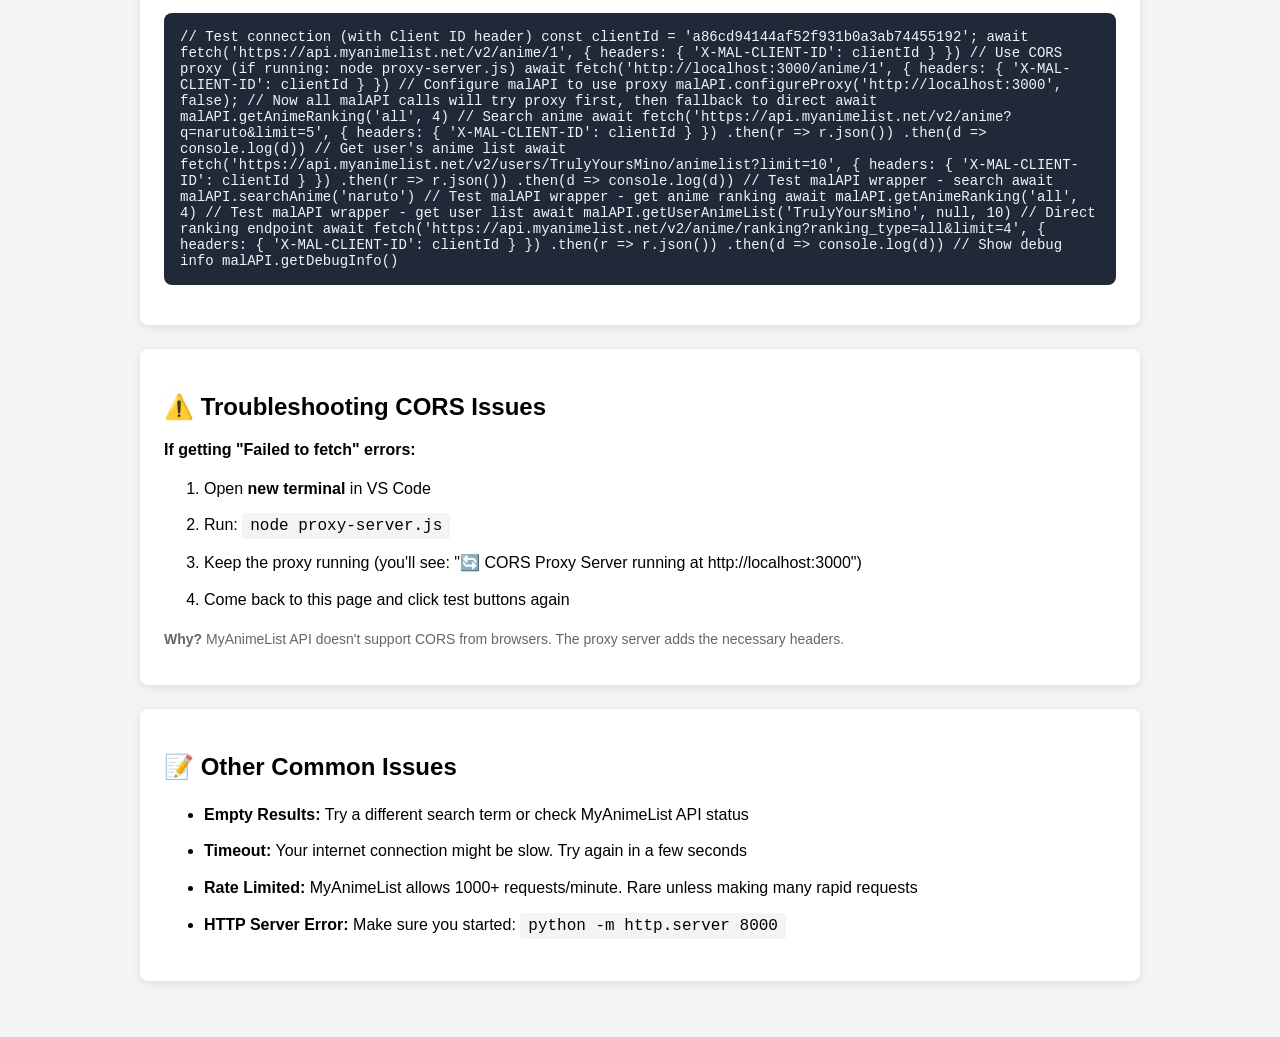
<file: test/diagnostic.html>
<!DOCTYPE html>
<html lang="en">
  <head>
    <meta charset="UTF-8" />
    <meta name="viewport" content="width=device-width, initial-scale=1.0" />
    <title>MyAnimeList API Diagnostic</title>
    <style>
      body {
        font-family: -apple-system, BlinkMacSystemFont, 'Segoe UI', sans-serif;
        background: #f3f4f6;
        padding: 2rem;
        max-width: 1000px;
        margin: 0 auto;
      }

      h1 {
        color: #1f2937;
      }

      .diagnostic-card {
        background: white;
        padding: 1.5rem;
        border-radius: 0.5rem;
        box-shadow: 0 2px 8px rgba(0, 0, 0, 0.1);
        margin-bottom: 1.5rem;
      }

      .command-box {
        background: #1f2937;
        color: #f3f4f6;
        padding: 1rem;
        border-radius: 0.5rem;
        font-family: 'Courier New', monospace;
        font-size: 0.875rem;
        overflow-x: auto;
        margin: 1rem 0;
      }

      button {
        background: #4f46e5;
        color: white;
        border: none;
        padding: 0.75rem 1.5rem;
        border-radius: 0.5rem;
        cursor: pointer;
        font-size: 1rem;
        margin-right: 0.5rem;
        margin-bottom: 1rem;
      }

      button:hover {
        background: #4338ca;
      }

      .result {
        background: #f9fafb;
        border: 1px solid #e5e7eb;
        padding: 1rem;
        border-radius: 0.5rem;
        margin: 1rem 0;
        font-family: 'Courier New', monospace;
        font-size: 0.875rem;
        max-height: 300px;
        overflow-y: auto;
        white-space: pre-wrap;
        word-break: break-all;
      }

      .result.success {
        background: #f0fdf4;
        border-color: #86efac;
      }

      .result.error {
        background: #fef2f2;
        border-color: #fca5a5;
      }

      .status {
        margin: 1rem 0;
        padding: 1rem;
        border-radius: 0.5rem;
        font-weight: 600;
      }

      .status.ok {
        background: #d1fae5;
        color: #065f46;
        border-left: 4px solid #10b981;
      }

      .status.error {
        background: #fee2e2;
        color: #7f1d1d;
        border-left: 4px solid #ef4444;
      }

      .status.loading {
        background: #fef3c7;
        color: #78350f;
        border-left: 4px solid #f59e0b;
      }

      ul {
        line-height: 1.8;
      }

      li {
        margin-bottom: 0.5rem;
      }

      code {
        background: #f3f4f6;
        padding: 0.125rem 0.5rem;
        border-radius: 0.25rem;
        font-family: 'Courier New', monospace;
      }
    </style>
  </head>
  <body>
    <h1>🔍 MyAnimeList API Diagnostic Tool</h1>
    <p>Use this to diagnose MyAnimeList API connectivity issues.</p>

    <div class="diagnostic-card">
      <h2>1️⃣ Connection Test</h2>
      <p>Test if the MyAnimeList API is reachable:</p>
      <button onclick="testConnection()">🌐 Test Connection</button>
      <div id="connection-result"></div>
    </div>

    <div class="diagnostic-card">
      <h2>2️⃣ Direct API Call</h2>
      <p>Make a direct fetch call to MyAnimeList API:</p>
      <button onclick="directApiCall()">📡 Make API Call</button>
      <p style="color: #6b7280; font-size: 0.875rem;">
        Will fetch: GET https://api.myanimelist.net/v2/anime?q=naruto&limit=5
      </p>
      <div id="api-result"></div>
    </div>

    <div class="diagnostic-card">
      <h2>3️⃣ Anime Ranking</h2>
      <p>Test anime ranking endpoint:</p>
      <button onclick="getAnimeRanking()">🏆 Get Ranking</button>
      <p style="color: #6b7280; font-size: 0.875rem;">
        Will fetch: GET https://api.myanimelist.net/v2/anime/ranking?ranking_type=all&limit=4
      </p>
      <div id="ranking-result"></div>
    </div>

    <div class="diagnostic-card">
      <h2>4️⃣ Get User Anime List</h2>
      <p>Fetch a specific user's anime list:</p>
      <button onclick="getUserAnimeList()">👤 Get User List</button>
      <p style="color: #6b7280; font-size: 0.875rem;">
        Will fetch: GET https://api.myanimelist.net/v2/users/TrulyYoursMino/animelist
      </p>
      <div id="user-list-result"></div>
    </div>

    <div class="diagnostic-card">
      <h2>5️⃣ Test with malAPI Object</h2>
      <p>Test using the malAPI wrapper:</p>
      <button onclick="testWithWrapper()">🔧 Test Wrapper</button>
      <p style="color: #6b7280; font-size: 0.875rem;">
        Makes sure our malAPI wrapper works correctly.
      </p>
      <div id="wrapper-result"></div>
    </div>

    <div class="diagnostic-card">
      <h2>🔧 Manual Test</h2>
      <p>Run tests manually from the browser console:</p>
      <div class="command-box">
// Test connection (with Client ID header)
const clientId = 'a86cd94144af52f931b0a3ab74455192';
await fetch('https://api.myanimelist.net/v2/anime/1', {
  headers: { 'X-MAL-CLIENT-ID': clientId }
})

// Use CORS proxy (if running: node proxy-server.js)
await fetch('http://localhost:3000/anime/1', {
  headers: { 'X-MAL-CLIENT-ID': clientId }
})

// Configure malAPI to use proxy
malAPI.configureProxy('http://localhost:3000', false);

// Now all malAPI calls will try proxy first, then fallback to direct
await malAPI.getAnimeRanking('all', 4)

// Search anime
await fetch('https://api.myanimelist.net/v2/anime?q=naruto&limit=5', {
  headers: { 'X-MAL-CLIENT-ID': clientId }
})
  .then(r => r.json())
  .then(d => console.log(d))

// Get user's anime list
await fetch('https://api.myanimelist.net/v2/users/TrulyYoursMino/animelist?limit=10', {
  headers: { 'X-MAL-CLIENT-ID': clientId }
})
  .then(r => r.json())
  .then(d => console.log(d))

// Test malAPI wrapper - search
await malAPI.searchAnime('naruto')

// Test malAPI wrapper - get anime ranking
await malAPI.getAnimeRanking('all', 4)

// Test malAPI wrapper - get user list
await malAPI.getUserAnimeList('TrulyYoursMino', null, 10)

// Direct ranking endpoint
await fetch('https://api.myanimelist.net/v2/anime/ranking?ranking_type=all&limit=4', {
  headers: { 'X-MAL-CLIENT-ID': clientId }
})
  .then(r => r.json())
  .then(d => console.log(d))

// Show debug info
malAPI.getDebugInfo()
      </div>
    </div>

    <div class="diagnostic-card">
      <h2>⚠️ Troubleshooting CORS Issues</h2>
      <p><strong>If getting "Failed to fetch" errors:</strong></p>
      <ol style="line-height: 1.8;">
        <li>Open <strong>new terminal</strong> in VS Code</li>
        <li>Run: <code style="background: #f3f4f6; padding: 0.25rem 0.5rem; border-radius: 0.25rem;">node proxy-server.js</code></li>
        <li>Keep the proxy running (you'll see: "🔄 CORS Proxy Server running at http://localhost:3000")</li>
        <li>Come back to this page and click test buttons again</li>
      </ol>
      <p style="color: #666; font-size: 0.875rem; margin-top: 1rem;"><strong>Why?</strong> MyAnimeList API doesn't support CORS from browsers. The proxy server adds the necessary headers.</p>
    </div>

    <div class="diagnostic-card">
      <h2>📝 Other Common Issues</h2>
      <ul>
        <li><strong>Empty Results:</strong> Try a different search term or check MyAnimeList API status</li>
        <li><strong>Timeout:</strong> Your internet connection might be slow. Try again in a few seconds</li>
        <li><strong>Rate Limited:</strong> MyAnimeList allows 1000+ requests/minute. Rare unless making many rapid requests</li>
        <li><strong>HTTP Server Error:</strong> Make sure you started: <code style="background: #f3f4f6; padding: 0.25rem 0.5rem;">python -m http.server 8000</code></li>
      </ul>
    </div>

    <script src="../js/mal-api.js"></script>
    <script>
      function log(element, message, type = 'info') {
        const div = document.createElement('div');
        div.className = `status ${type}`;
        div.textContent = message;
        const el = document.getElementById(element);
        el.innerHTML = '';
        el.appendChild(div);
      }

      function result(element, data, type = 'success') {
        const div = document.createElement('div');
        div.className = `result ${type}`;
        div.textContent = typeof data === 'string' ? data : JSON.stringify(data, null, 2);
        const el = document.getElementById(element);
        el.appendChild(div);
      }

      async function testConnection() {
        log('connection-result', '🔄 Testing MyAnimeList API...', 'loading');
        
        const endpoints = [
          { url: 'http://localhost:3000/anime/1', label: 'Proxy (3000)' },
          { url: 'https://api.myanimelist.net/v2/anime/1', label: 'Direct' }
        ];

        for (const endpoint of endpoints) {
          try {
            console.log(`[Diagnostic] Trying ${endpoint.label}: ${endpoint.url}`);
            const start = Date.now();
            const response = await fetch(endpoint.url, {
              headers: { 'X-MAL-CLIENT-ID': 'a86cd94144af52f931b0a3ab74455192' }
            });
            const duration = Date.now() - start;

            if (response.ok) {
              log(
                'connection-result',
                `✅ MyAnimeList API is reachable! (via ${endpoint.label}) - ${duration}ms`,
                'ok'
              );
              result('connection-result', {
                status: response.status,
                statusText: response.statusText,
                duration: `${duration}ms`,
                source: endpoint.label,
                endpoint: endpoint.url
              });
              return;
            }
          } catch (error) {
            console.log(`[Diagnostic] ${endpoint.label} failed: ${error.message}`);
            continue;
          }
        }

        log('connection-result', `❌ Connection failed: Could not reach API`, 'error');
        result('connection-result', {
          error: 'Failed to connect to MyAnimeList API',
          corsNote: 'If proxy failed: ensure "node proxy-server.js" is running',
          troubleshooting: [
            'Check internet connection',
            'Start proxy server: node proxy-server.js',
            'Verify MyAnimeList API status'
          ]
        }, 'error');
      }

      async function directApiCall() {
        log('api-result', '� Calling MyAnimeList API...', 'loading');

        const endpoints = [
          { url: 'http://localhost:3000/anime?q=naruto&limit=5', label: 'Proxy (3000)' },
          { url: 'https://api.myanimelist.net/v2/anime?q=naruto&limit=5', label: 'Direct' }
        ];

        let lastError = null;

        for (const endpoint of endpoints) {
          try {
            console.log(`[Diagnostic] Trying ${endpoint.label}: ${endpoint.url}`);
            const response = await fetch(endpoint.url, {
              headers: { 'X-MAL-CLIENT-ID': 'a86cd94144af52f931b0a3ab74455192' }
            });
            const data = await response.json();

            if (data.data && data.data.length > 0) {
              log(
                'api-result',
                `✅ API call successful! (via ${endpoint.label}) Found ${data.data.length} results`,
                'ok'
              );
              result('api-result', {
                resultCount: data.data.length,
                firstResult: {
                  title: data.data[0].title,
                  mal_id: data.data[0].id,
                  year: data.data[0].start_date ? data.data[0].start_date.split('-')[0] : 'N/A'
                },
                source: endpoint.label,
                endpoint: endpoint.url
              });
              return;
            }
          } catch (error) {
            console.log(`[Diagnostic] ${endpoint.label} failed: ${error.message}`);
            lastError = error;
            continue;
          }
        }

        log('api-result', `❌ API call failed: ${lastError?.message}`, 'error');
        result('api-result', {
          error: lastError?.message || 'No results found',
          corsNote: 'If error is "Failed to fetch": proxy server at :3000 is not running',
          instructions: 'Start proxy with: node proxy-server.js',
          troubleshooting: [
            'Ensure proxy server is running',
            'Try a different search term',
            'Check internet connection'
          ]
        }, 'error');
      }

      async function getAnimeRanking() {
        log('ranking-result', '🏆 Fetching anime ranking...', 'loading');

        const endpoints = [
          { url: 'http://localhost:3000/anime/ranking?ranking_type=all&limit=4', label: 'Proxy (3000)' },
          { url: 'https://api.myanimelist.net/v2/anime/ranking?ranking_type=all&limit=4', label: 'Direct' }
        ];

        let lastError = null;

        for (const endpoint of endpoints) {
          try {
            console.log(`[Diagnostic] Trying ${endpoint.label}: ${endpoint.url}`);
            const response = await fetch(endpoint.url, {
              headers: { 'X-MAL-CLIENT-ID': 'a86cd94144af52f931b0a3ab74455192' }
            });

            if (!response.ok) {
              throw new Error(`HTTP ${response.status}: ${response.statusText}`);
            }

            const data = await response.json();

            if (data.data && data.data.length > 0) {
              log(
                'ranking-result',
                `✅ Ranking fetch successful! (via ${endpoint.label})`,
                'ok'
              );
              const topRanked = data.data.map(item => ({
                title: item.node?.title || item.title,
                mal_id: item.node?.id || item.id,
                rank: item.ranking?.rank || 'N/A',
                score: item.node?.mean || item.score || 'N/A'
              }));
              result('ranking-result', {
                count: data.data.length,
                topRanked: topRanked,
                source: endpoint.label,
                endpoint: endpoint.url
              });
              return;
            }
          } catch (error) {
            console.log(`[Diagnostic] ${endpoint.label} failed: ${error.message}`);
            lastError = error;
            continue;
          }
        }

        // All endpoints failed
        log('ranking-result', `❌ Ranking fetch failed: ${lastError?.message}`, 'error');
        result('ranking-result', {
          error: lastError?.message || 'Unknown error',
          suggestion: 'CORS Issue: Try starting the proxy server',
          corsNote: 'MyAnimeList API blocks direct browser requests (CORS restrictions)',
          instructions: 'Start proxy server with: node proxy-server.js in root directory',
          troubleshooting: [
            '1. Open new terminal',
            '2. Run: node proxy-server.js',
            '3. Keep it running',
            '4. Click test button again'
          ]
        }, 'error');
      }

      async function getUserAnimeList() {
        log('user-list-result', '👤 Fetching user anime list...', 'loading');

        const username = 'TrulyYoursMino';
        const endpoints = [
          { url: `http://localhost:3000/users/${encodeURIComponent(username)}/animelist?limit=10`, label: 'Proxy (3000)' },
          { url: `https://api.myanimelist.net/v2/users/${encodeURIComponent(username)}/animelist?limit=10`, label: 'Direct' }
        ];

        let lastError = null;

        for (const endpoint of endpoints) {
          try {
            console.log(`[Diagnostic] Trying ${endpoint.label}: ${endpoint.url}`);
            const response = await fetch(endpoint.url, {
              headers: { 'X-MAL-CLIENT-ID': 'a86cd94144af52f931b0a3ab74455192' }
            });
            
            if (!response.ok) {
              throw new Error(`HTTP ${response.status}: ${response.statusText}`);
            }

            const data = await response.json();

            if (data.data && data.data.length > 0) {
              log(
                'user-list-result',
                `✅ Successfully fetched user list! (via ${endpoint.label})`,
                'ok'
              );
              const entries = data.data.slice(0, 3).map(item => ({
                title: item.node?.title || item.title,
                mal_id: item.node?.id || item.id,
                status: item.list_status?.status || 'unknown'
              }));
              result('user-list-result', {
                totalEntries: data.data.length,
                firstThreeEntries: entries,
                source: endpoint.label,
                endpoint: endpoint.url
              });
              return;
            } else {
              throw new Error('User list is empty or returned no data');
            }
          } catch (error) {
            console.log(`[Diagnostic] ${endpoint.label} failed: ${error.message}`);
            lastError = error;
            continue;
          }
        }

        // All endpoints failed
        log('user-list-result', `❌ Failed to fetch user list: ${lastError?.message}`, 'error');
        result('user-list-result', {
          error: lastError?.message || 'Failed to fetch',
          username: username,
          troubleshooting: [
            'This endpoint returns a user\'s public anime list',
            'The user\'s profile must be public',
            'Try checking: https://myanimelist.net/profile/TrulyYoursMino',
            'If profile is private, the API cannot access the list'
          ],
          corsNote: 'If error is "Failed to fetch": proxy server at :3000 is not running',
          instructions: 'Start proxy with: node proxy-server.js',
          endpoint: endpoints
        }, 'error');
      }

      async function testWithWrapper() {
        log('wrapper-result', '🔄 Testing malAPI wrapper...', 'loading');

        try {
          if (typeof malAPI === 'undefined') {
            log(
              'wrapper-result',
              '❌ malAPI is not loaded',
              'error'
            );
            result('wrapper-result', {
              error: 'malAPI object not found. Make sure mal-api.js is loaded.'
            }, 'error');
            return;
          }

          const results = await malAPI.searchAnime('naruto');

          if (results.length > 0) {
            log(
              'wrapper-result',
              `✅ Wrapper working! Found ${results.length} results`,
              'ok'
            );
            result('wrapper-result', {
              resultCount: results.length,
              firstResult: {
                title: results[0].title,
                mal_id: results[0].mal_id,
                episodes: results[0].episodes
              }
            });
          } else {
            log('wrapper-result', '❌ Wrapper returned no results', 'error');
            result('wrapper-result', {
              error: 'No results returned by malAPI.searchAnime()',
              debug: malAPI.getDebugInfo()
            }, 'error');
          }
        } catch (error) {
          log('wrapper-result', `❌ Wrapper error: ${error.message}`, 'error');
          result('wrapper-result', {
            error: error.message,
            debug: malAPI.getDebugInfo()
          }, 'error');
        }
      }

      // Test on load
      window.addEventListener('load', () => {
        console.log('%c[Diagnostic] Page loaded. Run tests using buttons above.', 'color: #4f46e5; font-weight: bold;');
      });
    </script>
  </body>
</html>
</file>
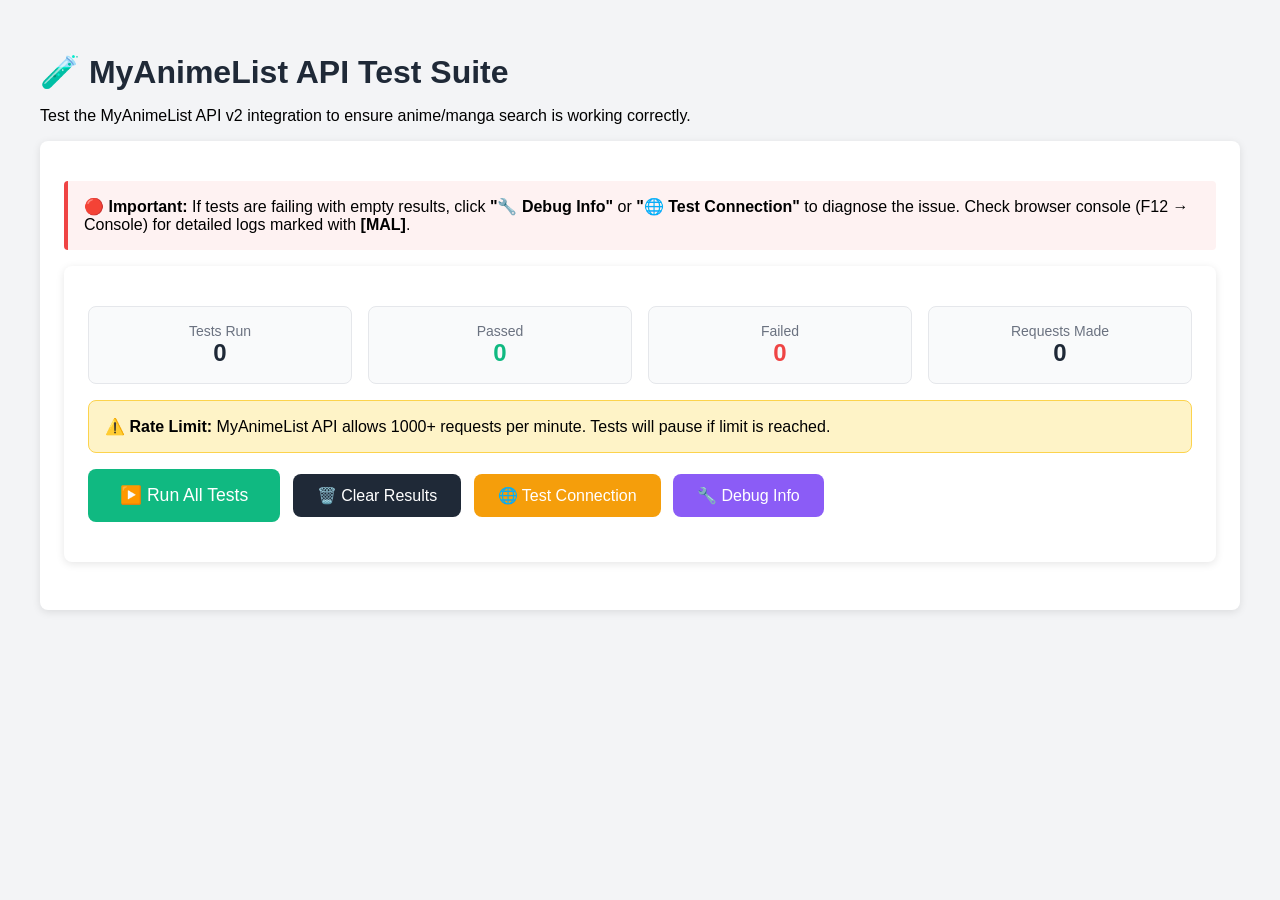
<file: test/mal-api.test.html>
<!DOCTYPE html>
<html lang="en">
  <head>
    <meta charset="UTF-8" />
    <meta name="viewport" content="width=device-width, initial-scale=1.0" />
    <title>MyAnimeList API Tests</title>
    <style>
      :root {
        --primary: #1f2937;
        --success: #10b981;
        --error: #ef4444;
        --warning: #f59e0b;
        --bg: #f3f4f6;
      }

      body {
        font-family: -apple-system, BlinkMacSystemFont, 'Segoe UI', 'Roboto', sans-serif;
        background: var(--bg);
        padding: 2rem;
        max-width: 1200px;
        margin: 0 auto;
      }

      h1 {
        color: var(--primary);
        margin-bottom: 1rem;
      }

      .test-container {
        background: white;
        padding: 1.5rem;
        border-radius: 0.5rem;
        box-shadow: 0 2px 8px rgba(0, 0, 0, 0.1);
        margin-bottom: 1.5rem;
      }

      .test-section {
        margin-bottom: 2rem;
        border-left: 4px solid var(--primary);
        padding-left: 1rem;
      }

      .test-button {
        background: var(--primary);
        color: white;
        border: none;
        padding: 0.75rem 1.5rem;
        border-radius: 0.5rem;
        cursor: pointer;
        font-size: 1rem;
        margin-right: 0.5rem;
        margin-bottom: 1rem;
      }

      .test-button:hover {
        background: #374151;
      }

      .test-button:disabled {
        background: #9ca3af;
        cursor: not-allowed;
      }

      .test-result {
        background: #f9fafb;
        border: 1px solid #e5e7eb;
        border-radius: 0.5rem;
        padding: 1rem;
        margin: 0.75rem 0;
        font-family: 'Courier New', monospace;
        font-size: 0.875rem;
        overflow-x: auto;
      }

      .test-result.pass {
        border-left: 4px solid var(--success);
        background: #f0fdf4;
      }

      .test-result.fail {
        border-left: 4px solid var(--error);
        background: #fef2f2;
      }

      .test-result.loading {
        border-left: 4px solid var(--warning);
        background: #fffbeb;
      }

      .status-badge {
        display: inline-block;
        padding: 0.25rem 0.75rem;
        border-radius: 0.25rem;
        font-weight: 600;
        font-size: 0.875rem;
        margin-right: 0.5rem;
      }

      .status-badge.pass {
        background: var(--success);
        color: white;
      }

      .status-badge.fail {
        background: var(--error);
        color: white;
      }

      .status-badge.loading {
        background: var(--warning);
        color: white;
      }

      .rate-limit {
        background: #fef3c7;
        border: 1px solid #fcd34d;
        padding: 1rem;
        border-radius: 0.5rem;
        margin: 1rem 0;
      }

      .stats {
        display: grid;
        grid-template-columns: repeat(auto-fit, minmax(150px, 1fr));
        gap: 1rem;
        margin: 1rem 0;
      }

      .stat-box {
        background: #f9fafb;
        padding: 1rem;
        border-radius: 0.5rem;
        text-align: center;
        border: 1px solid #e5e7eb;
      }

      .stat-label {
        font-size: 0.875rem;
        color: #6b7280;
      }

      .stat-value {
        font-size: 1.5rem;
        font-weight: bold;
        color: var(--primary);
      }

      table {
        width: 100%;
        border-collapse: collapse;
        margin: 1rem 0;
      }

      th,
      td {
        border: 1px solid #e5e7eb;
        padding: 0.75rem;
        text-align: left;
        font-size: 0.875rem;
      }

      th {
        background: #f3f4f6;
        font-weight: 600;
      }

      .code-block {
        background: #1f2937;
        color: #f3f4f6;
        padding: 1rem;
        border-radius: 0.5rem;
        overflow-x: auto;
        font-family: 'Courier New', monospace;
        font-size: 0.875rem;
        white-space: pre-wrap;
        word-break: break-all;
      }

      .error-text {
        color: var(--error);
        font-weight: 600;
      }

      .success-text {
        color: var(--success);
        font-weight: 600;
      }

      .run-all-btn {
        background: var(--success);
        padding: 1rem 2rem;
        font-size: 1.1rem;
      }

      .run-all-btn:hover {
        background: #059669;
      }
    </style>
  </head>
  <body>
    <h1>🧪 MyAnimeList API Test Suite</h1>
    <p>Test the MyAnimeList API v2 integration to ensure anime/manga search is working correctly.</p>

    <div class="test-container">
      <p style="background: #fef2f2; padding: 1rem; border-left: 4px solid #ef4444; border-radius: 0.25rem; margin-bottom: 1rem;">
        <strong>🔴 Important:</strong> If tests are failing with empty results, click <strong>"🔧 Debug Info"</strong> or <strong>"🌐 Test Connection"</strong> to diagnose the issue. Check browser console (F12 → Console) for detailed logs marked with <strong>[MAL]</strong>.
      </p>

    <div class="test-container">
      <div class="stats">
        <div class="stat-box">
          <div class="stat-label">Tests Run</div>
          <div class="stat-value" id="stat-total">0</div>
        </div>
        <div class="stat-box">
          <div class="stat-label">Passed</div>
          <div class="stat-value success-text" id="stat-passed">0</div>
        </div>
        <div class="stat-box">
          <div class="stat-label">Failed</div>
          <div class="stat-value error-text" id="stat-failed">0</div>
        </div>
        <div class="stat-box">
          <div class="stat-label">Requests Made</div>
          <div class="stat-value" id="stat-requests">0</div>
        </div>
      </div>

      <div class="rate-limit">
        <strong>⚠️ Rate Limit:</strong> MyAnimeList API allows 1000+ requests per minute. Tests will pause
        if limit is reached.
      </div>

      <button class="test-button run-all-btn" onclick="runAllTests()">
        ▶️ Run All Tests
      </button>
      <button class="test-button" onclick="clearResults()">🗑️ Clear Results</button>
      <button class="test-button" onclick="testConnection()" style="background: #f59e0b;">
        🌐 Test Connection
      </button>
      <button class="test-button" onclick="showDebugInfo()" style="background: #8b5cf6;">
        🔧 Debug Info
      </button>
    </div>

    <!-- Test Results -->
    <div id="test-results"></div>

    <!-- Scripts -->
    <script src="../js/mal-api.js"></script>
    <script>
      let testStats = {
        total: 0,
        passed: 0,
        failed: 0,
        requests: 0
      };

      // Cache search results to minimize API requests
      let cachedAnimeSearch = null;
      let cachedMangaSearch = null;
      let cachedAnimeDetails = null;
      let cachedMangaDetails = null;

      const resultsContainer = document.getElementById('test-results');

      /**
       * Log a test result
       */
      function logResult(testName, status, message, details = null) {
        testStats.total++;

        if (status === 'pass') {
          testStats.passed++;
        } else if (status === 'fail') {
          testStats.failed++;
        }

        updateStats();

        const resultEl = document.createElement('div');
        resultEl.className = `test-result ${status}`;

        let html = `
          <div>
            <span class="status-badge ${status}">${status.toUpperCase()}</span>
            <strong>${testName}</strong>
          </div>
          <p>${message}</p>
        `;

        if (details) {
          html += `<div class="code-block">${escapeHtml(JSON.stringify(details, null, 2))}</div>`;
        }

        resultEl.innerHTML = html;
        resultsContainer.appendChild(resultEl);
      }

      /**
       * Escape HTML special characters
       */
      function escapeHtml(text) {
        const map = {
          '&': '&amp;',
          '<': '&lt;',
          '>': '&gt;',
          '"': '&quot;',
          "'": '&#039;'
        };
        return text.replace(/[&<>"']/g, m => map[m]);
      }

      /**
       * Update statistics
       */
      function updateStats() {
        document.getElementById('stat-total').textContent = testStats.total;
        document.getElementById('stat-passed').textContent = testStats.passed;
        document.getElementById('stat-failed').textContent = testStats.failed;
        document.getElementById('stat-requests').textContent = testStats.requests;
      }

      /**
       * Clear all results
       */
      function clearResults() {
        resultsContainer.innerHTML = '';
        testStats = { total: 0, passed: 0, failed: 0, requests: 0 };
        updateStats();
      }

      /**
       * Show debug information
       */
      async function showDebugInfo() {
        const debugInfo = malAPI.getDebugInfo();
        const resultEl = document.createElement('div');
        resultEl.className = 'test-result';
        resultEl.style.borderLeftColor = '#8b5cf6';
        
        const html = `
          <div>
            <strong>🔧 Debug Information</strong>
          </div>
          <div class="code-block">${escapeHtml(JSON.stringify(debugInfo, null, 2))}</div>
          <p>Debug mode: ${malAPI.debug ? '✅ Enabled' : '❌ Disabled'}</p>
          <p>Check browser console for detailed logs marked with [MAL]</p>
        `;
        resultEl.innerHTML = html;
        resultsContainer.insertBefore(resultEl, resultsContainer.firstChild);
      }

      /**
       * Test API connectivity
       */
      async function testConnection() {
        const resultEl = document.createElement('div');
        resultEl.className = 'test-result loading';
        resultEl.innerHTML = `
          <div>
            <span class="status-badge loading">TESTING</span>
            <strong>Connection Test</strong>
          </div>
          <p>Testing MyAnimeList API connectivity...</p>
        `;
        resultsContainer.insertBefore(resultEl, resultsContainer.firstChild);

        try {
          const result = await malAPI.testConnection();
          resultEl.className = `test-result ${result.success ? 'pass' : 'fail'}`;
          resultEl.innerHTML = `
            <div>
              <span class="status-badge ${result.success ? 'pass' : 'fail'}">
                ${result.success ? 'PASS' : 'FAIL'}
              </span>
              <strong>Connection Test</strong>
            </div>
            <p>${result.message}</p>
          `;
        } catch (error) {
          resultEl.className = 'test-result fail';
          resultEl.innerHTML = `
            <div>
              <span class="status-badge fail">FAIL</span>
              <strong>Connection Test</strong>
            </div>
            <p>Error: ${error.message}</p>
          `;
        }
      }

      /**
       * Test 1: Check if MAL API is initialized
       */
      async function test_jikan_initialized() {
        try {
          if (typeof malAPI === 'undefined') {
            logResult(
              'MAL API Initialization',
              'fail',
              'malAPI object is not defined. Check if mal-api.js is loaded.'
            );
            return;
          }

          if (typeof malAPI.searchAnime !== 'function') {
            logResult(
              'MAL API Initialization',
              'fail',
              'searchAnime method is not available on malAPI object.'
            );
            return;
          }

          if (typeof malAPI.searchManga !== 'function') {
            logResult(
              'MAL API Initialization',
              'fail',
              'searchManga method is not available on malAPI object.'
            );
            return;
          }

          logResult(
            'MAL API Initialization',
            'pass',
            'malAPI is properly initialized with search methods.'
          );
        } catch (error) {
          logResult('MAL API Initialization', 'fail', error.message);
        }
      }

      /**
       * Test 2: Search for anime
       */
      async function test_search_anime() {
        try {
          const results = await malAPI.searchAnime('Naruto');
          cachedAnimeSearch = results; // Cache for later tests
          testStats.requests++;
          updateStats();

          if (!Array.isArray(results)) {
            logResult('Search Anime', 'fail', 'Results are not an array.', {
              error: 'Invalid response type',
              debug: malAPI.getDebugInfo()
            });
            return;
          }

          if (results.length === 0) {
            logResult('Search Anime', 'fail', 'Search returned empty results.', {
              error: 'No results from MAL API',
              suggestion: 'Check browser console for [MAL] logs',
              debug: malAPI.getDebugInfo()
            });
            return;
          }

          const firstResult = results[0];
          if (!firstResult.mal_id || !firstResult.title) {
            logResult('Search Anime', 'fail', 'Results missing expected fields (mal_id, title).', {
              error: 'Invalid result structure',
              debug: malAPI.getDebugInfo()
            });
            return;
          }

          logResult(
            'Search Anime',
            'pass',
            `Found ${results.length} results for "Naruto". First result: "${firstResult.title}" (ID: ${firstResult.mal_id})`,
            {
              resultCount: results.length,
              firstResult: {
                title: firstResult.title,
                mal_id: firstResult.mal_id,
                episodes: firstResult.num_episodes,
                status: firstResult.status
              }
            }
          );
        } catch (error) {
          logResult('Search Anime', 'fail', `Error: ${error.message}`, {
            error: error.message,
            debug: malAPI.getDebugInfo()
          });
        }
      }

      /**
       * Test 3: Search for manga
       */
      async function test_search_manga() {
        try {
          const results = await malAPI.searchManga('One Piece');
          cachedMangaSearch = results; // Cache for later tests
          testStats.requests++;
          updateStats();

          if (!Array.isArray(results)) {
            logResult('Search Manga', 'fail', 'Results are not an array.', {
              error: 'Invalid response type',
              debug: malAPI.getDebugInfo()
            });
            return;
          }

          if (results.length === 0) {
            logResult('Search Manga', 'fail', 'Search returned empty results.', {
              error: 'No results from MAL API',
              suggestion: 'Check browser console for [MAL] logs',
              debug: malAPI.getDebugInfo()
            });
            return;
          }

          const firstResult = results[0];
          if (!firstResult.mal_id || !firstResult.title) {
            logResult('Search Manga', 'fail', 'Results missing expected fields (mal_id, title).', {
              error: 'Invalid result structure',
              debug: malAPI.getDebugInfo()
            });
            return;
          }

          logResult(
            'Search Manga',
            'pass',
            `Found ${results.length} results for "One Piece". First result: "${firstResult.title}" (ID: ${firstResult.mal_id})`,
            {
              resultCount: results.length,
              firstResult: {
                title: firstResult.title,
                mal_id: firstResult.mal_id,
                chapters: firstResult.num_chapters,
                status: firstResult.status
              }
            }
          );
        } catch (error) {
          logResult('Search Manga', 'fail', `Error: ${error.message}`, {
            error: error.message,
            debug: malAPI.getDebugInfo()
          });
        }
      }

      /**
       * Test 4: Get anime details
       */
      async function test_get_anime_details() {
        try {
          // Use cached search results instead of making a new request
          const searchResults = cachedAnimeSearch;

          if (!searchResults || searchResults.length === 0) {
            logResult('Get Anime Details', 'fail', 'Cached anime results not available.');
            return;
          }

          const animeId = searchResults[0].mal_id;
          const details = await malAPI.getAnimeDetails(animeId);
          testStats.requests++;
          updateStats();

          if (!details) {
            logResult('Get Anime Details', 'fail', 'getAnimeDetails returned null.');
            return;
          }

          if (!details.mal_id || !details.title) {
            logResult('Get Anime Details', 'fail', 'Details missing expected fields.');
            return;
          }

          logResult(
            'Get Anime Details',
            'pass',
            `Successfully fetched details for "${details.title}" (ID: ${animeId})`,
            {
              title: details.title,
              mal_id: details.mal_id,
              episodes: details.episodes,
              duration: details.duration,
              season: details.season,
              year: details.year,
              score: details.score,
              synopsis: details.synopsis ? details.synopsis.substring(0, 100) + '...' : 'N/A'
            }
          );
        } catch (error) {
          logResult('Get Anime Details', 'fail', `Error: ${error.message}`);
        }
      }

      /**
       * Test 5: Get manga details
       */
      async function test_get_manga_details() {
        try {
          // Use cached search results instead of making a new request
          const searchResults = cachedMangaSearch;

          if (!searchResults || searchResults.length === 0) {
            logResult('Get Manga Details', 'fail', 'Cached manga results not available.');
            return;
          }

          const mangaId = searchResults[0].mal_id;
          const details = await malAPI.getMangaDetails(mangaId);
          testStats.requests++;
          updateStats();

          if (!details) {
            logResult('Get Manga Details', 'fail', 'getMangaDetails returned null.');
            return;
          }

          if (!details.mal_id || !details.title) {
            logResult('Get Manga Details', 'fail', 'Details missing expected fields.');
            return;
          }

          logResult(
            'Get Manga Details',
            'pass',
            `Successfully fetched details for "${details.title}" (ID: ${mangaId})`,
            {
              title: details.title,
              mal_id: details.mal_id,
              chapters: details.chapters,
              volumes: details.volumes,
              status: details.status,
              score: details.score
            }
          );
        } catch (error) {
          logResult('Get Manga Details', 'fail', `Error: ${error.message}`);
        }
      }

      /**
       * Test 6: Extract metadata from anime
       */
      async function test_extract_anime_metadata() {
        try {
          // Use cached search results instead of making a new request (0 API calls)
          const searchResults = cachedAnimeSearch;

          if (!searchResults || searchResults.length === 0) {
            logResult('Extract Anime Metadata', 'fail', 'Cached anime results not available.');
            return;
          }

          const result = searchResults[0];
          const metadata = malAPI.extractMetadata(result, 'anime');

          if (!metadata.title || !metadata.episodes || !metadata.jikanId) {
            logResult('Extract Anime Metadata', 'fail', 'Extracted metadata is missing required fields.');
            return;
          }

          logResult(
            'Extract Anime Metadata',
            'pass',
            'Successfully extracted anime metadata with all required fields.',
            {
              title: metadata.title,
              englishTitle: metadata.englishTitle,
              episodes: metadata.episodes,
              duration: metadata.duration,
              season: metadata.season,
              logoUrl: metadata.logoUrl ? 'Present' : 'Missing',
              genres: metadata.genres.slice(0, 3).join(', '),
              score: metadata.score
            }
          );
        } catch (error) {
          logResult('Extract Anime Metadata', 'fail', `Error: ${error.message}`);
        }
      }

      /**
       * Test 7: Extract metadata from manga
       */
      async function test_extract_manga_metadata() {
        try {
          // Use cached search results instead of making a new request (0 API calls)
          const searchResults = cachedMangaSearch;

          if (!searchResults || searchResults.length === 0) {
            logResult('Extract Manga Metadata', 'fail', 'Cached manga results not available.');
            return;
          }

          const result = searchResults[0];
          const metadata = malAPI.extractMetadata(result, 'manga');

          if (!metadata.title || !metadata.episodes || !metadata.jikanId) {
            logResult(
              'Extract Manga Metadata',
              'fail',
              'Extracted metadata is missing required fields.'
            );
            return;
          }

          logResult(
            'Extract Manga Metadata',
            'pass',
            'Successfully extracted manga metadata with all required fields.',
            {
              title: metadata.title,
              chapters: metadata.episodes, // extractMetadata uses 'episodes' for chapters too
              genres: metadata.genres.slice(0, 3).join(', '),
              score: metadata.score,
              logoUrl: metadata.logoUrl ? 'Present' : 'Missing'
            }
          );
        } catch (error) {
          logResult('Extract Manga Metadata', 'fail', `Error: ${error.message}`);
        }
      }

      /**
       * Test 8: Error handling - invalid search
       */
      async function test_error_handling_invalid_search() {
        try {
          // Search with empty string
          const results = await malAPI.searchAnime('');
          testStats.requests++;
          updateStats();

          if (results.length === 0) {
            logResult(
              'Error Handling - Invalid Search',
              'pass',
              'Empty search query correctly returns no results.'
            );
          } else {
            logResult(
              'Error Handling - Invalid Search',
              'fail',
              'Empty search should return no results but got: ' + results.length
            );
          }
        } catch (error) {
          logResult(
            'Error Handling - Invalid Search',
            'pass',
            `Correctly handled error: ${error.message}`
          );
        }
      }

      /**
       * Test 9: Verify response structure
       */
      async function test_response_structure() {
        try {
          const results = await malAPI.searchAnime('Neon Genesis Evangelion');
          testStats.requests++;
          updateStats();

          if (results.length === 0) {
            logResult('Response Structure', 'fail', 'No results returned.');
            return;
          }

          const item = results[0];
          const requiredFields = [
            'mal_id',
            'title',
            'images',
            'airing',
            'synopsis',
            'year',
            'season',
            'episodes',
            'status'
          ];

          const missingFields = requiredFields.filter(field => !(field in item));

          if (missingFields.length > 0) {
            logResult(
              'Response Structure',
              'fail',
              `Missing fields: ${missingFields.join(', ')}`
            );
            return;
          }

          logResult(
            'Response Structure',
            'pass',
            'All expected fields are present in API response.',
            {
              fields: requiredFields,
              sampleItem: {
                mal_id: item.mal_id,
                title: item.title,
                episodes: item.episodes,
                year: item.year,
                status: item.status
              }
            }
          );
        } catch (error) {
          logResult('Response Structure', 'fail', `Error: ${error.message}`);
        }
      }

      /**
       * Run all tests
       */
      async function runAllTests() {
        const button = event.target;
        button.disabled = true;
        button.textContent = '⏳ Running tests...';

        clearResults();

        // Run tests sequentially with delays to avoid rate limiting
        await test_jikan_initialized();
        await new Promise(resolve => setTimeout(resolve, 500));

        await test_search_anime();
        await new Promise(resolve => setTimeout(resolve, 500));

        await test_search_manga();
        await new Promise(resolve => setTimeout(resolve, 500));

        await test_get_anime_details();
        await new Promise(resolve => setTimeout(resolve, 500));

        await test_get_manga_details();
        await new Promise(resolve => setTimeout(resolve, 500));

        await test_extract_anime_metadata();
        await new Promise(resolve => setTimeout(resolve, 500));

        await test_extract_manga_metadata();
        await new Promise(resolve => setTimeout(resolve, 500));

        await test_error_handling_invalid_search();
        await new Promise(resolve => setTimeout(resolve, 500));

        await test_response_structure();

        button.disabled = false;
        button.textContent = '▶️ Run All Tests';

        // Show summary
        const passRate =
          testStats.total > 0
            ? ((testStats.passed / testStats.total) * 100).toFixed(1)
            : 0;
        const summaryEl = document.createElement('div');
        summaryEl.className = 'test-container';
        summaryEl.style.marginTop = '2rem';

        let summaryHTML = `
          <h2>📊 Test Summary</h2>
          <p><strong>Total Tests:</strong> ${testStats.total}</p>
          <p><strong>Passed:</strong> <span class="success-text">${testStats.passed}</span></p>
          <p><strong>Failed:</strong> <span class="error-text">${testStats.failed}</span></p>
          <p><strong>API Requests:</strong> ${testStats.requests}</p>
          <p><strong>Pass Rate:</strong> <strong>${passRate}%</strong></p>
        `;

        if (testStats.failed === 0) {
          summaryHTML += '<p>✅ All tests passed! MyAnimeList API is working correctly.</p>';
        } else {
          summaryHTML += `<p>⚠️ ${testStats.failed} test(s) failed. Check the results above.</p>`;
        }

        summaryEl.innerHTML = summaryHTML;
        resultsContainer.appendChild(summaryEl);
      }

      // Initialize
      updateStats();
    </script>
  </body>
</html>
</file>
<file: css/style.css>
/* Anime Tracker App - Styling */

:root {
  --primary-color: #1f2937;
  --secondary-color: #4f46e5;
  --accent-color: #f97316;
  --bg-light: #f3f4f6;
  --bg-white: #ffffff;
  --text-dark: #1f2937;
  --text-light: #6b7280;
  --border-color: #e5e7eb;
  --success-color: #10b981;
  --warning-color: #f59e0b;
  --danger-color: #ef4444;
}

* {
  margin: 0;
  padding: 0;
  box-sizing: border-box;
}

body {
  font-family: -apple-system, BlinkMacSystemFont, 'Segoe UI', 'Roboto', 'Oxygen', 'Ubuntu',
    'Cantarell', 'Fira Sans', 'Droid Sans', 'Helvetica Neue', sans-serif;
  background-color: var(--bg-light);
  color: var(--text-dark);
  line-height: 1.6;
}

/* ============ HEADER ============ */

header {
  background-color: var(--primary-color);
  color: white;
  padding: 1.5rem;
  box-shadow: 0 2px 8px rgba(0, 0, 0, 0.1);
  transition: padding 0.3s ease;
}

header.collapsed {
  padding: 0.5rem 1.5rem;
}

.header-main {
  display: flex;
  justify-content: center;
  align-items: center;
  cursor: pointer;
}

header h1 {
  font-size: 1.8rem;
  margin-bottom: 0;
  text-align: center;
}

header:not(.collapsed) h1 {
  margin-bottom: 1rem;
}

.stats-bar {
  display: grid;
  grid-template-columns: repeat(auto-fit, minmax(150px, 1fr));
  gap: 1rem;
  margin-top: 1rem;
  overflow: hidden;
  max-height: 500px;
  transition: max-height 0.3s ease, margin 0.3s ease, opacity 0.3s ease;
}

header.collapsed .stats-bar {
  max-height: 0;
  margin-top: 0;
  opacity: 0;
  pointer-events: none;
}

.stat {
  background-color: rgba(255, 255, 255, 0.1);
  padding: 0.75rem;
  border-radius: 0.5rem;
  transition: all 0.2s ease;
}

.stat.filter-stat {
  cursor: pointer;
  border: 2px solid transparent;
}

.stat.filter-stat:hover {
  background-color: rgba(255, 255, 255, 0.2);
}

.stat.filter-stat.active {
  background-color: #374151;
  border-color: #9ca3af;
  box-shadow: 0 0 10px rgba(0, 0, 0, 0.2);
}

.stat-label {
  display: block;
  font-size: 0.875rem;
  opacity: 0.8;
}

.stat-value {
  display: block;
  font-size: 1.5rem;
  font-weight: bold;
}

/* ============ MOBILE OPTIMIZATION ============ */

@media (max-width: 768px) {
  header {
    padding: 1rem;
    text-align: center;
  }

  header h1 {
    font-size: 1.5rem;
  }

  .stats-bar {
    grid-template-columns: repeat(2, 1fr);
    gap: 0.5rem;
  }

  .stat {
    padding: 0.5rem;
  }

  .stat-value {
    font-size: 1.25rem;
  }

  .nav-tabs {
    position: fixed;
    bottom: 0;
    left: 0;
    right: 0;
    z-index: 1000;
    display: flex;
    justify-content: space-around;
    padding: 0.5rem;
    box-shadow: 0 -2px 10px rgba(0, 0, 0, 0.1);
    border-top: 1px solid var(--border-color);
    border-bottom: none;
  }

  .tab-btn {
    padding: 0.5rem;
    font-size: 0.875rem;
    flex: 1;
    display: flex;
    flex-direction: column;
    align-items: center;
    border: none;
    background-color: var(--bg-white);
  }

  .tab-btn::before {
    font-size: 1.25rem;
    margin-bottom: 2px;
  }

  /* Specific Icons for Mobile Nav */
  #tab-library-btn { content: ""; } /* Hide original text icons if needed or adjust */
    
  .container {
    padding: 0;
    padding-bottom: 6rem; /* Space for fixed bottom nav */
  }

  .library-controls {
    padding: 1rem;
    flex-direction: column;
    gap: 1rem;
  }

  .type-toggle, .filter-group {
    width: 100%;
    display: flex;
    overflow-x: auto;
    padding-bottom: 0.5rem;
    -webkit-overflow-scrolling: touch;
  }

  .type-btn, .filter-btn {
    flex: 1;
    white-space: nowrap;
    padding: 0.5rem 1rem;
  }

  /* Table-like representation for mobile cards */
  .entry-card {
    display: none; /* Hidden by later flex rule, but fixing spacing just in case */
    width: 100%;
    height: auto;
    margin-bottom: 0;
    padding: 0;
    border-collapse: separate;
  }

  .card-image {
    display: table-cell;
    width: 50px;
    height: 70px;
    vertical-align: middle;
    border-radius: 4px;
  }

  .card-content {
    display: table-cell;
    vertical-align: middle;
    padding-left: 0.75rem;
    width: auto;
  }

  .progress-section {
    display: table-cell;
    vertical-align: middle;
    width: 40%;
    padding-left: 0.5rem;
  }

  .card-title {
    font-size: 0.85rem;
    margin: 0;
  }

  .card-meta, .card-rewatch, .status-badge {
    display: none; /* Hide details to give table feel of Title + Progress */
  }

  .mobile-filter-select {
    display: block !important;
    width: 100%;
    margin-top: 0.5rem;
  }

  #mobile-filter-dropdown {
    width: 100%;
    padding: 0.75rem;
    border-radius: 0.5rem;
    border: 1px solid var(--border-color);
    background-color: var(--bg-white);
  }

  .filter-group {
    display: none !important;
  }

  #library-grid {
    display: flex !important;
    flex-direction: column !important;
    gap: 0;
    width: 100%;
    margin-top: 0;
    border-top: 1px solid var(--border-color);
  }

  .add-container {
    padding: 1rem;
    grid-template-columns: 1fr;
  }

  .search-section, .preview-section {
    width: 100%;
  }

  /* Compact One-Row List View (Fixed) */
  .entry-card {
    display: flex !important;
    flex-direction: row !important;
    align-items: center;
    width: 100%;
    margin-bottom: 0;
    padding: 0.75rem;
    background-color: var(--bg-white);
    border-radius: 0;
    border-bottom: 1px solid var(--border-color);
    box-shadow: none;
    overflow: hidden;
    gap: 1rem;
  }

  .mini-thumbnail {
    width: 70px;
    height: 100px;
    background-size: cover;
    background-position: center;
    border-radius: 6px;
    flex-shrink: 0;
    order: 2;
  }

  .card-content {
    flex: 1;
    min-width: 0;
    padding: 0 !important;
    display: flex !important;
    flex-direction: column;
    justify-content: center;
    order: 1;
    gap: 4px;
  }

  .category-english-title {
    display: block !important;
    margin: 0;
    line-height: 1.2;
  }

  .card-title {
    font-size: 1rem;
    font-weight: 700;
    margin: 0;
    white-space: normal;
    overflow: visible;
    text-overflow: clip;
    word-wrap: break-word;
    min-height: auto;
    color: var(--text-dark);
    line-height: 1.2;
  }

  .progress-section {
    width: 100%;
    min-width: 0;
    margin: 4px 0 0 0 !important;
    padding: 0 !important;
    background: transparent !important;
    flex-shrink: 0;
    display: flex !important;
    flex-direction: column;
    order: 3; /* CSS Flow: We will wrap Title and Progress in one container or redefine flex structure */
  }

  /* Redefining Flex Flow to allow Title + English + Progress on left, and Thumbnail on right */
  .card-content {
    flex: 1;
    display: flex !important;
    flex-direction: column !important;
    align-items: flex-start;
  }

  .progress-section {
    position: static;
    width: 100% !important;
    margin-top: 8px !important;
  }

  .progress-bar {
    height: 8px;
    margin: 0;
    border-radius: 4px;
    background-color: #eee;
    width: 100%;
  }

  .desktop-only {
    display: none !important;
  }

  .progress-percent {
    display: none !important;
  }

  /* Popup/Detail specific styles for mobile */
  .mobile-detail-row {
    display: flex;
    justify-content: space-between;
    align-items: center;
    gap: 1rem;
    margin-bottom: 1rem;
  }

  .mobile-detail-row > * {
    flex: 1;
    background-color: var(--bg-white);
    padding: 0.75rem;
    border-radius: 8px;
    border: 1px solid var(--border-color);
  }

  #entry-detail-content select, #entry-detail-content input {
    width: 100%;
    padding: 0.5rem;
    border: 1px solid var(--border-color);
    border-radius: 4px;
    background: var(--bg-white);
  }

  .card-meta, .card-rewatch, .status-badge {
    display: none; /* Hide details to give table feel of Title + Progress */
  }

  /* Modal Status Colors for dynamic cards */
  .status-card {
    border: 1px solid var(--border-color);
  }
  .status-card.status-watching { background-color: var(--success-color) !important; color: white; border-color: var(--success-color); }
  .status-card.status-plan-to-watch { background-color: var(--warning-color) !important; color: white; border-color: var(--warning-color); }
  .status-card.status-completed { background-color: var(--secondary-color) !important; color: white; border-color: var(--secondary-color); }
  .status-card.status-dropped { background-color: var(--danger-color) !important; color: white; border-color: var(--danger-color); }

  #modal-status-select option {
    background-color: white;
    color: black;
  }

  /* Modal Mobile Optimization */
  #entry-detail-modal {
    padding: 0;
    align-items: flex-end;
  }

  #entry-detail-content {
    width: 100%;
    margin: 0;
    border-radius: 1.5rem 1.5rem 0 0;
    max-height: 90vh;
    padding: 2rem 1.5rem;
    overflow-y: auto;
  }

  /* Form & Button adjustments */
  .type-btn, .filter-btn, .tab-btn {
    min-height: 44px; /* Touch target size */
  }

  input[type="text"], select, button {
    font-size: 16px !important; /* Prevent iOS zoom on focus */
  }

  .progress-section {
    padding: 0.5rem;
    margin: 0.25rem 0;
  }

  /* Edit List Optimization */
  .edit-item {
    padding: 0.75rem;
    margin-bottom: 0.5rem;
    border-radius: 0.5rem;
    background-color: var(--bg-white);
    box-shadow: 0 1px 3px rgba(0,0,0,0.1);
  }

  .edit-item-header {
    display: flex;
    justify-content: space-between;
    align-items: center;
    margin-bottom: 0.5rem;
  }

  .edit-item-title {
    font-weight: 600;
    font-size: 0.9rem;
    white-space: nowrap;
    overflow: hidden;
    text-overflow: ellipsis;
    max-width: 60%;
  }

  .edit-controls {
    display: grid;
    grid-template-columns: 1fr 1fr;
    gap: 0.5rem;
  }

  .edit-btn {
    padding: 0.5rem;
    font-size: 0.8rem;
    width: 100%;
    margin: 0 !important;
  }

  /* Hide labels on mobile to save space */
  .edit-item label {
    display: none;
  }
}

/* ============ NAVIGATION ============ */

.nav-tabs {
  display: flex;
  gap: 0.5rem;
  padding: 1rem;
  background-color: var(--bg-white);
  border-bottom: 2px solid var(--border-color);
  flex-wrap: wrap;
}

.tab-btn {
  background: none;
  border: 2px solid transparent;
  padding: 0.75rem 1.5rem;
  font-size: 1rem;
  cursor: pointer;
  color: var(--text-light);
  border-radius: 0.5rem;
  transition: all 0.3s ease;
}

.tab-btn:hover {
  color: var(--secondary-color);
  background-color: var(--bg-light);
}

.tab-btn.active {
  color: var(--secondary-color);
  border-bottom-color: var(--secondary-color);
}

/* ============ MAIN CONTENT ============ */

.container {
  max-width: 1200px;
  margin: 0 auto;
  padding: 1rem;
}

.tab-content {
  display: none;
  animation: fadeIn 0.3s ease;
}

.tab-content.active {
  display: block;
}

@keyframes fadeIn {
  from {
    opacity: 0;
  }
  to {
    opacity: 1;
  }
}

/* ============ LIBRARY TAB ============ */

.library-controls {
  display: flex;
  gap: 1rem;
  margin-bottom: 1.5rem;
  flex-wrap: wrap;
}

.type-toggle,
.filter-group {
  display: flex;
  gap: 0.5rem;
  flex-wrap: wrap;
}

.mobile-filter-select {
  display: none;
}

.type-btn,
.filter-btn {
  padding: 0.5rem 1rem;
  border: 1px solid var(--border-color);
  background-color: var(--bg-white);
  color: var(--text-dark);
  border-radius: 0.5rem;
  cursor: pointer;
  transition: all 0.3s ease;
}

.type-btn:hover,
.filter-btn:hover {
  background-color: var(--bg-light);
}

.type-btn.active,
.filter-btn.active {
  background-color: var(--secondary-color);
  color: white;
  border-color: var(--secondary-color);
}

#library-grid {
  display: grid;
  grid-template-columns: repeat(auto-fill, minmax(200px, 1fr));
  gap: 0;
  margin-top: 1.5rem;
}

.entry-card {
  background-color: var(--bg-white);
  border-radius: 0;
  overflow: hidden;
  border: 1px solid var(--border-color);
  cursor: pointer;
  transition: transform 0.3s ease, box-shadow 0.3s ease;
}

.entry-card:hover {
  transform: translateY(-4px);
  box-shadow: 0 8px 16px rgba(0, 0, 0, 0.15);
}

.card-image {
  width: 100%;
  height: 250px;
  background-size: cover;
  background-position: center;
  background-color: var(--bg-light);
}

.card-content {
  padding: 1rem;
}

.card-title {
  font-size: 1rem;
  font-weight: 600;
  margin-bottom: 0.5rem;
  line-height: 1.3;
}

.card-meta {
  font-size: 0.875rem;
  color: var(--text-light);
  margin-bottom: 0.25rem;
}

.card-rewatch {
  font-size: 0.875rem;
  color: var(--accent-color);
  font-weight: 600;
  margin: 0.5rem 0;
}

.status-badge {
  display: inline-block;
  padding: 0.25rem 0.75rem;
  border-radius: 0.25rem;
  font-size: 0.75rem;
  font-weight: 600;
  margin-top: 0.5rem;
}

.status-watching {
  background-color: var(--success-color);
  color: white;
}

.status-plan-to-watch {
  background-color: var(--warning-color);
  color: white;
}

.status-completed {
  background-color: var(--secondary-color);
  color: white;
}

.status-dropped {
  background-color: var(--danger-color);
  color: white;
}

/* Progress Section */
.progress-section {
  margin: 0.75rem 0;
  padding: 0.75rem;
  background-color: var(--bg-light);
  border-radius: 0.5rem;
}

.progress-info {
  display: flex;
  justify-content: space-between;
  align-items: center;
  margin-bottom: 0.5rem;
  font-size: 0.875rem;
}

.progress-text {
  font-weight: 600;
  color: var(--text-dark);
}

.user-score {
  color: var(--accent-color);
  font-weight: 600;
}

.progress-bar {
  width: 100%;
  height: 6px;
  background-color: #e5e7eb;
  border-radius: 3px;
  overflow: hidden;
  margin-bottom: 0.25rem;
}

.progress-fill {
  height: 100%;
  background: linear-gradient(90deg, var(--secondary-color), var(--accent-color));
  border-radius: 3px;
  transition: width 0.3s ease;
}

.progress-percent {
  font-size: 0.75rem;
  color: var(--text-light);
  margin: 0;
  text-align: center;
}

.empty-state {
  text-align: center;
  padding: 3rem;
  color: var(--text-light);
  font-size: 1.1rem;
}

/* ============ MODAL ============ */

#entry-detail-modal {
  display: none;
  position: fixed;
  z-index: 1000;
  left: 0;
  top: 0;
  width: 100%;
  height: 100%;
  background-color: rgba(0, 0, 0, 0.7);
  backdrop-filter: blur(4px);
  pointer-events: auto;
}

#entry-detail-content {
  background-color: var(--bg-white);
  margin: 5% auto;
  padding: 2rem;
  border-radius: 0.75rem;
  max-width: 500px;
  max-height: 80vh;
  overflow-y: auto;
  box-shadow: 0 20px 60px rgba(0, 0, 0, 0.3);
  pointer-events: auto;
}

.detail-container {
  display: flex;
  gap: 1.5rem;
  margin-bottom: 1.5rem;
}

.detail-image {
  width: 120px;
  height: 170px;
  object-fit: cover;
  border-radius: 0.5rem;
  flex-shrink: 0;
}

.detail-info h2 {
  margin-bottom: 1rem;
  font-size: 1.5rem;
}

.detail-info p {
  margin-bottom: 0.75rem;
  line-height: 1.5;
}

.detail-status-section {
  background-color: var(--bg-light);
  padding: 1rem;
  border-radius: 0.5rem;
  margin: 1rem 0;
  border-left: 4px solid var(--secondary-color);
}

.detail-status-section p {
  margin-bottom: 0.5rem;
}

.detail-progress-bar {
  width: 100%;
  height: 8px;
  background-color: #e5e7eb;
  border-radius: 4px;
  overflow: hidden;
  margin: 0.75rem 0;
}

.detail-progress-bar .progress-fill {
  height: 100%;
  background: linear-gradient(90deg, var(--secondary-color), var(--accent-color));
  border-radius: 4px;
}

#entry-detail-content button {
  width: 100%;
  padding: 0.75rem;
  background-color: var(--secondary-color);
  color: white;
  border: none;
  border-radius: 0.5rem;
  cursor: pointer;
  font-size: 1rem;
  font-weight: 600;
}

#entry-detail-content button:hover {
  background-color: #4338ca;
}

/* ============ ADD TAB ============ */

.add-container {
  display: grid;
  grid-template-columns: 1fr 1fr;
  gap: 2rem;
}

.search-section,
.preview-section {
  background-color: var(--bg-white);
  padding: 1.5rem;
  border-radius: 0.75rem;
  box-shadow: 0 2px 8px rgba(0, 0, 0, 0.1);
}

.search-type-btns {
  display: flex;
  gap: 0.5rem;
  margin-bottom: 1rem;
}

.search-type-btn {
  padding: 0.5rem 1rem;
  border: 1px solid var(--border-color);
  background-color: var(--bg-white);
  border-radius: 0.5rem;
  cursor: pointer;
  transition: all 0.3s ease;
}

.search-type-btn.active {
  background-color: var(--secondary-color);
  color: white;
  border-color: var(--secondary-color);
}

#search-input {
  width: 100%;
  padding: 0.75rem;
  border: 1px solid var(--border-color);
  border-radius: 0.5rem;
  font-size: 1rem;
  margin-bottom: 1rem;
}

#search-results {
  max-height: 400px;
  overflow-y: auto;
}

.search-result {
  display: flex;
  gap: 1rem;
  padding: 0.75rem;
  border: 1px solid var(--border-color);
  border-radius: 0.5rem;
  cursor: pointer;
  transition: all 0.3s ease;
  margin-bottom: 0.5rem;
}

.search-result:hover {
  background-color: var(--bg-light);
  transform: translateX(4px);
}

.search-result img {
  width: 60px;
  height: 90px;
  object-fit: cover;
  border-radius: 0.25rem;
}

.search-result h4 {
  margin-bottom: 0.25rem;
}

.search-result p {
  font-size: 0.875rem;
  color: var(--text-light);
}

.selected-item {
  display: flex;
  gap: 1.5rem;
}

.selected-item img {
  width: 100px;
  height: 150px;
  object-fit: cover;
  border-radius: 0.5rem;
}

#add-to-library-btn {
  display: none;
  width: 100%;
  padding: 1rem;
  background-color: var(--success-color);
  color: white;
  border: none;
  border-radius: 0.5rem;
  cursor: pointer;
  font-size: 1rem;
  font-weight: 600;
  margin-top: 1rem;
}

#add-to-library-btn:hover {
  background-color: #059669;
}

/* ============ EDIT TAB ============ */

.edit-toolbar {
  display: flex;
  gap: 1rem;
  margin-bottom: 1.5rem;
}

.edit-toolbar button {
  padding: 0.75rem 1.5rem;
  background-color: var(--secondary-color);
  color: white;
  border: none;
  border-radius: 0.5rem;
  cursor: pointer;
  font-weight: 600;
}

.edit-toolbar button:hover {
  background-color: #4338ca;
}

#edit-list {
  display: flex;
  flex-direction: column;
  gap: 1rem;
}

.edit-item {
  background-color: var(--bg-white);
  padding: 1.5rem;
  border-radius: 0.75rem;
  box-shadow: 0 2px 8px rgba(0, 0, 0, 0.1);
}

.edit-item-header {
  display: flex;
  justify-content: space-between;
  align-items: center;
  margin-bottom: 1rem;
}

.edit-item-header h4 {
  font-size: 1.1rem;
}

.edit-controls {
  display: grid;
  grid-template-columns: 1fr 1fr 1fr;
  gap: 1rem;
}

.control-group {
  display: flex;
  flex-direction: column;
  gap: 0.5rem;
}

.control-group label {
  font-weight: 600;
  font-size: 0.875rem;
}

.control-group select {
  padding: 0.5rem;
  border: 1px solid var(--border-color);
  border-radius: 0.5rem;
  font-size: 0.875rem;
}

.rewatch-controls {
  display: flex;
  align-items: center;
  gap: 0.5rem;
}

.rewatch-controls button {
  width: 32px;
  height: 32px;
  padding: 0;
  background-color: var(--secondary-color);
  color: white;
  border: none;
  border-radius: 0.25rem;
  cursor: pointer;
  font-weight: 600;
}

.rewatch-controls button:hover {
  background-color: #4338ca;
}

.rewatch-controls span {
  flex: 1;
  text-align: center;
  font-weight: 600;
}

.delete-btn {
  background-color: var(--danger-color);
  color: white;
  border: none;
  padding: 0.5rem 1rem;
  border-radius: 0.5rem;
  cursor: pointer;
  font-weight: 600;
}

.delete-btn:hover {
  background-color: #dc2626;
}

/* ============ RESPONSIVE ============ */

@media (max-width: 768px) {
  #library-grid {
    grid-template-columns: repeat(auto-fill, minmax(150px, 1fr));
    gap: 0;
  }

  .add-container {
    grid-template-columns: 1fr;
  }

  .nav-tabs {
    overflow-x: auto;
  }

  .edit-controls {
    grid-template-columns: 1fr;
  }

  .detail-container {
    flex-direction: column;
  }
}

@media (max-width: 480px) {
  #library-grid {
    grid-template-columns: repeat(auto-fill, minmax(120px, 1fr));
    gap: 0;
  }

  header h1 {
    font-size: 1.4rem;
  }

  .stats-bar {
    grid-template-columns: repeat(2, 1fr);
  }
}
</file>
